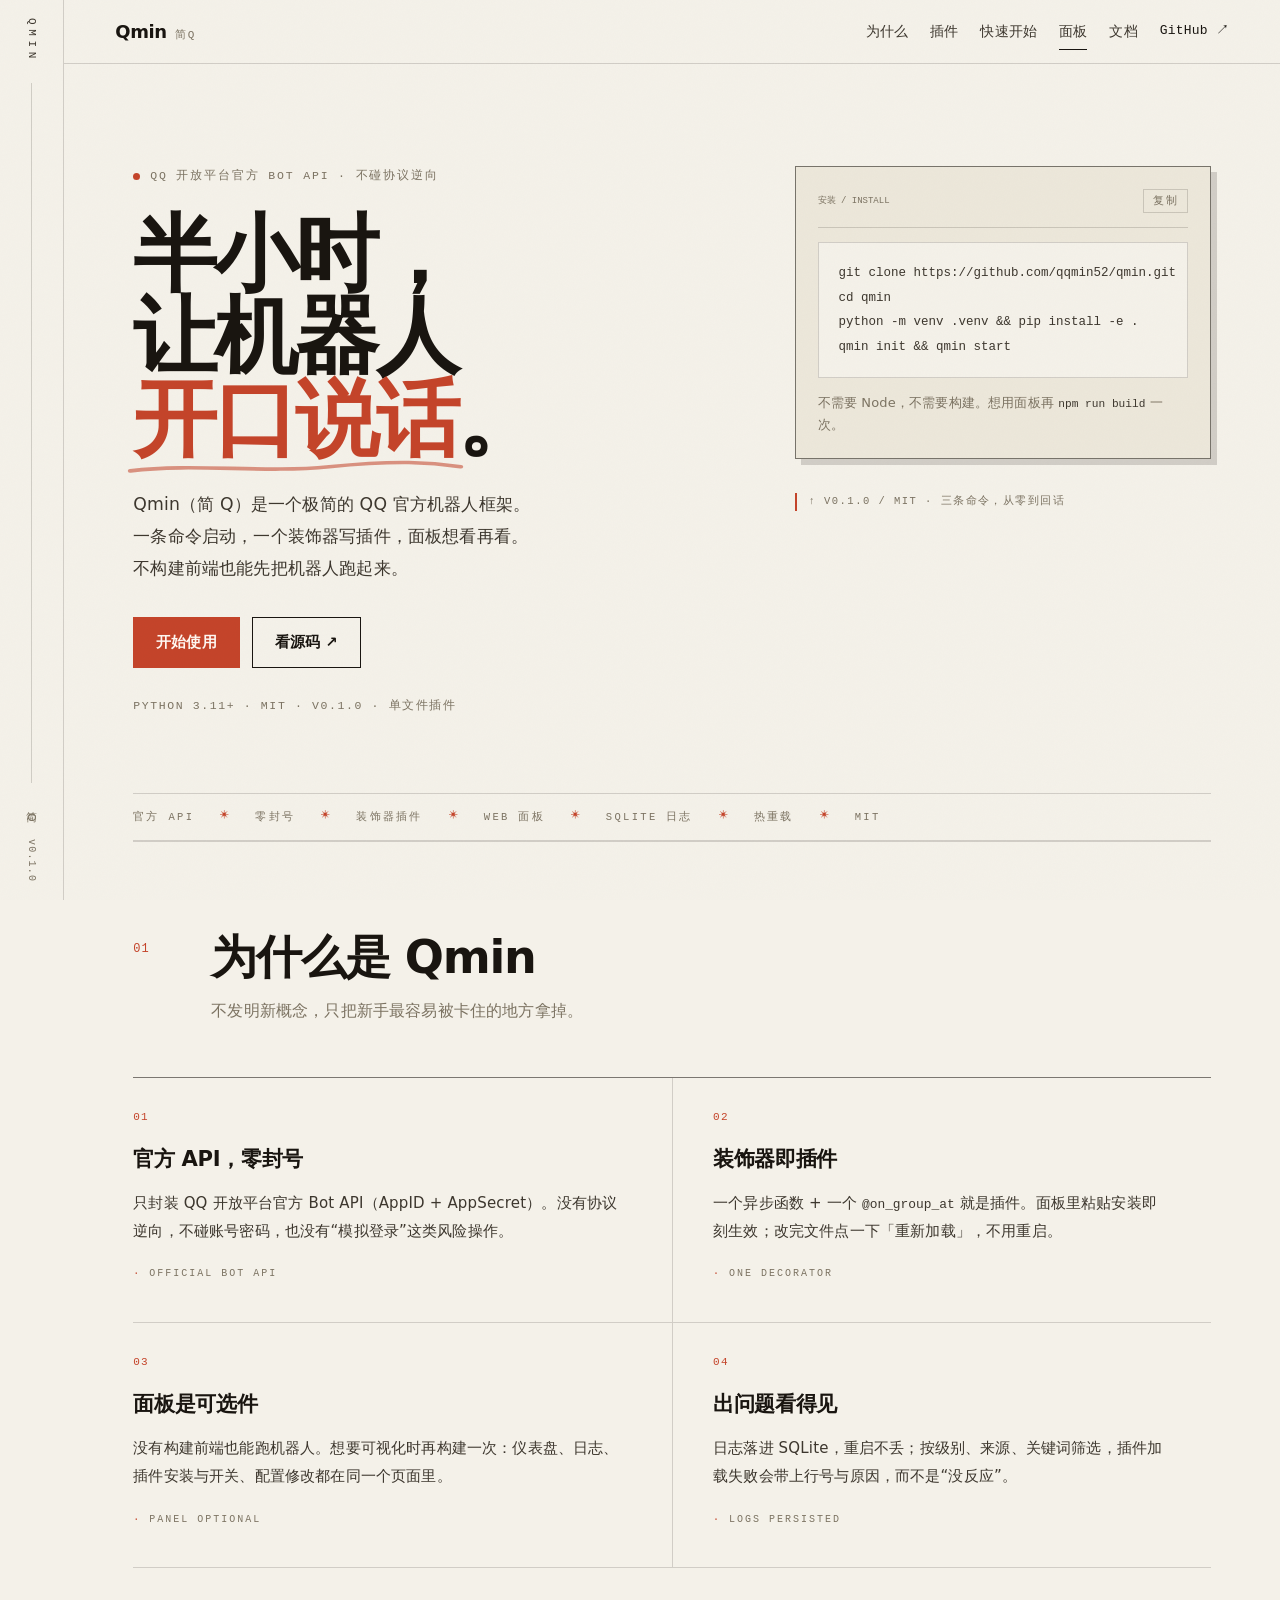
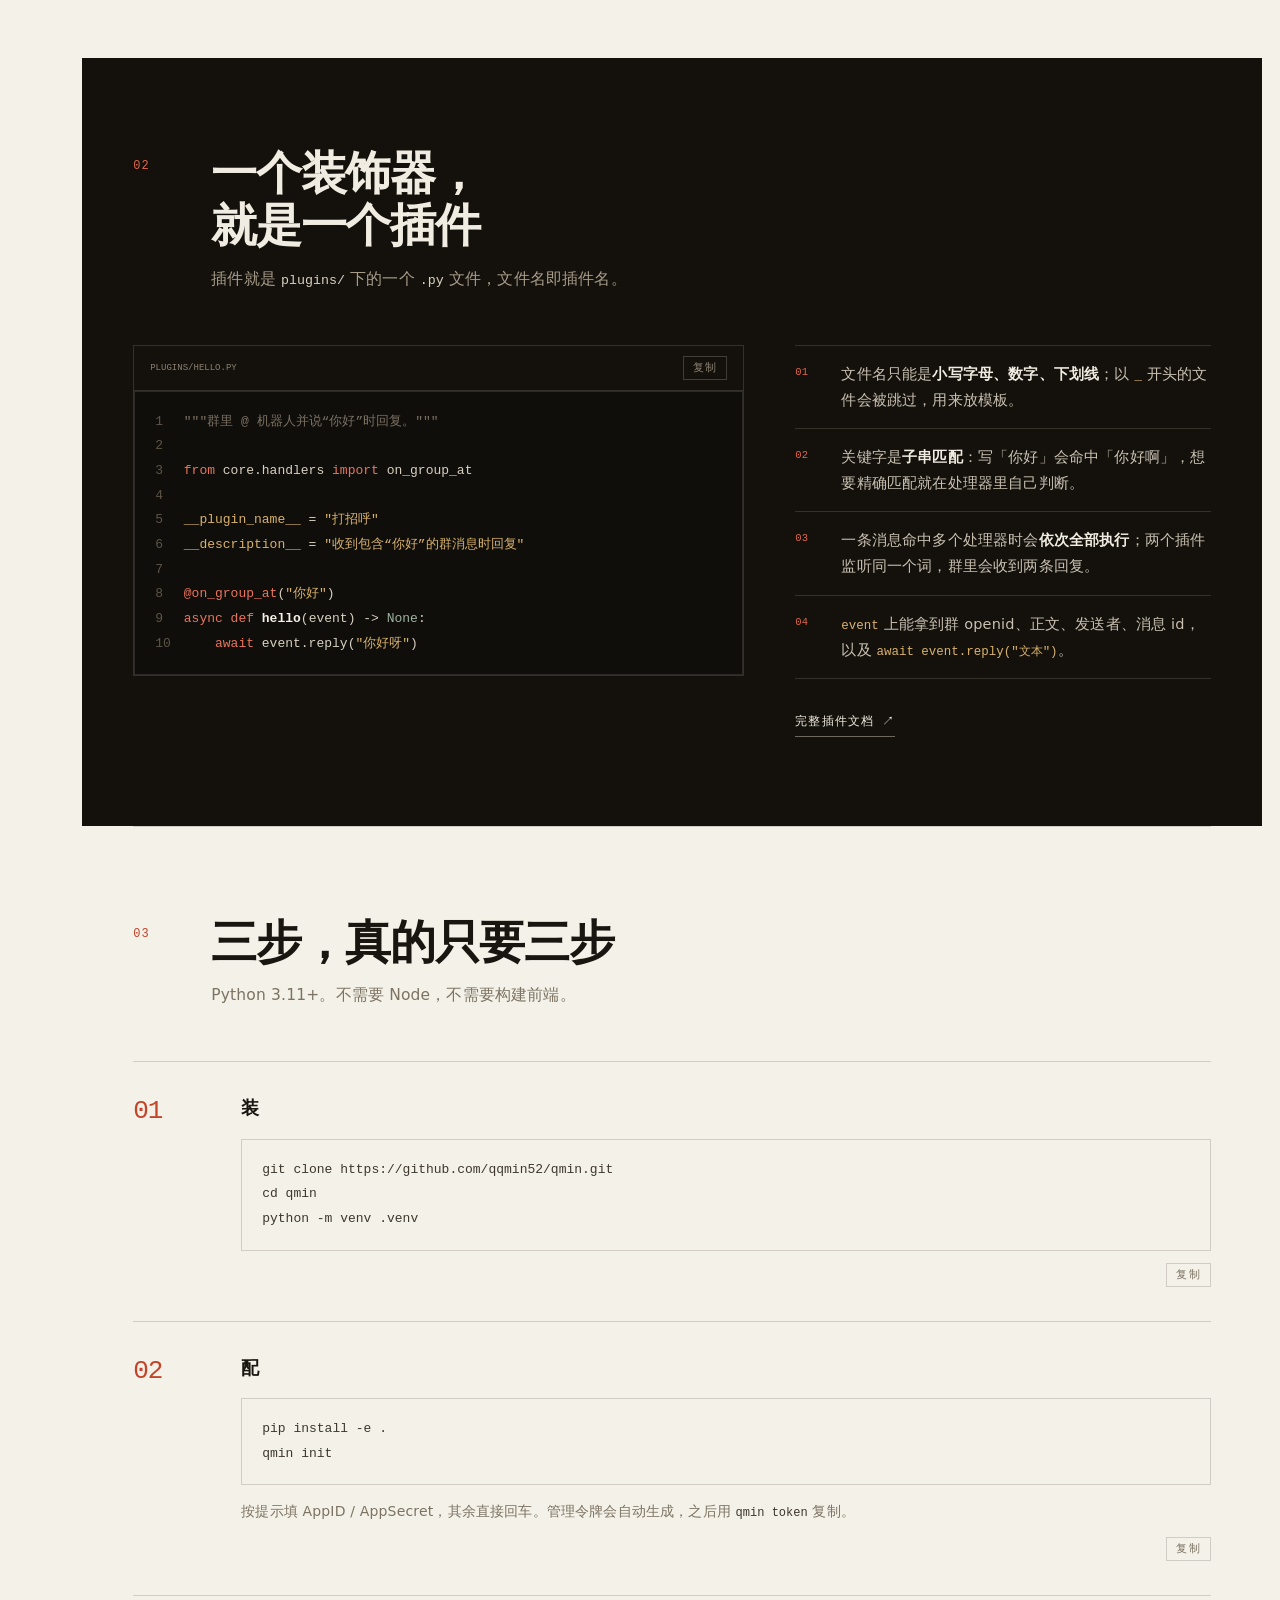
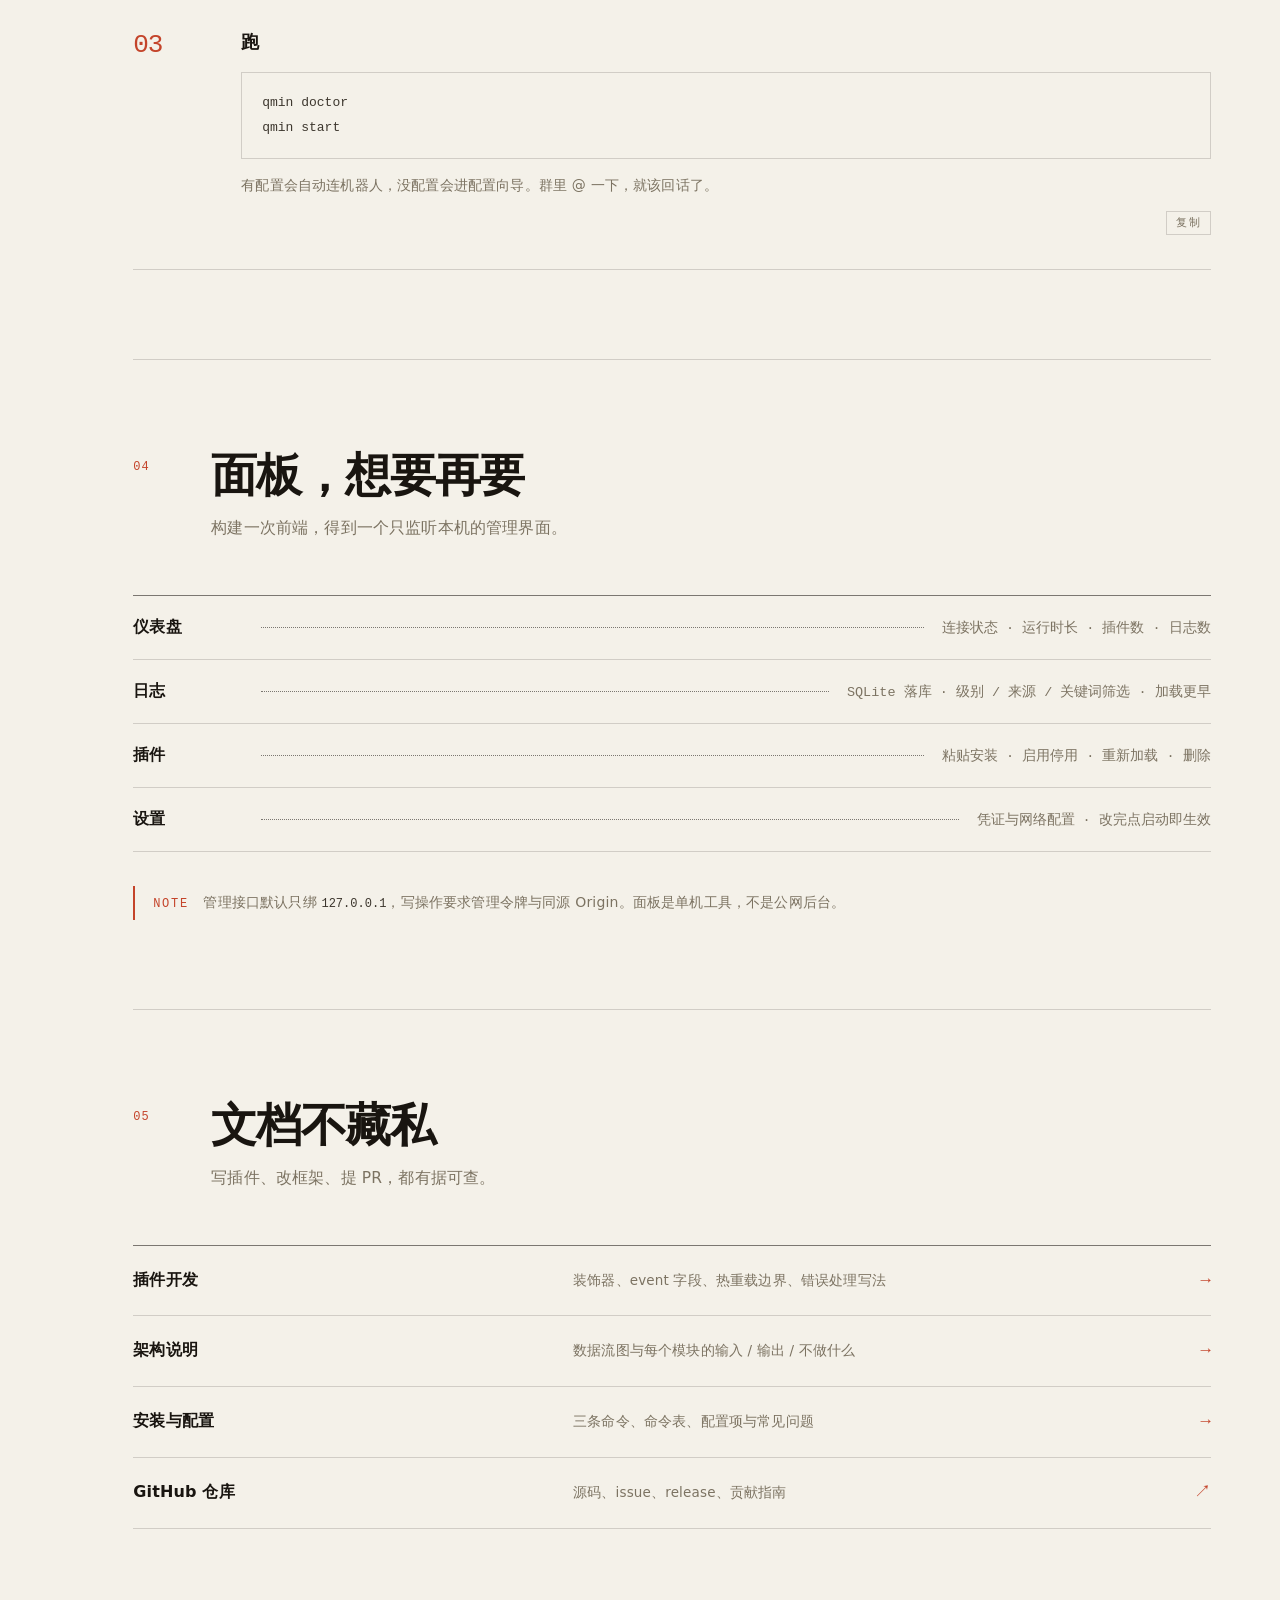
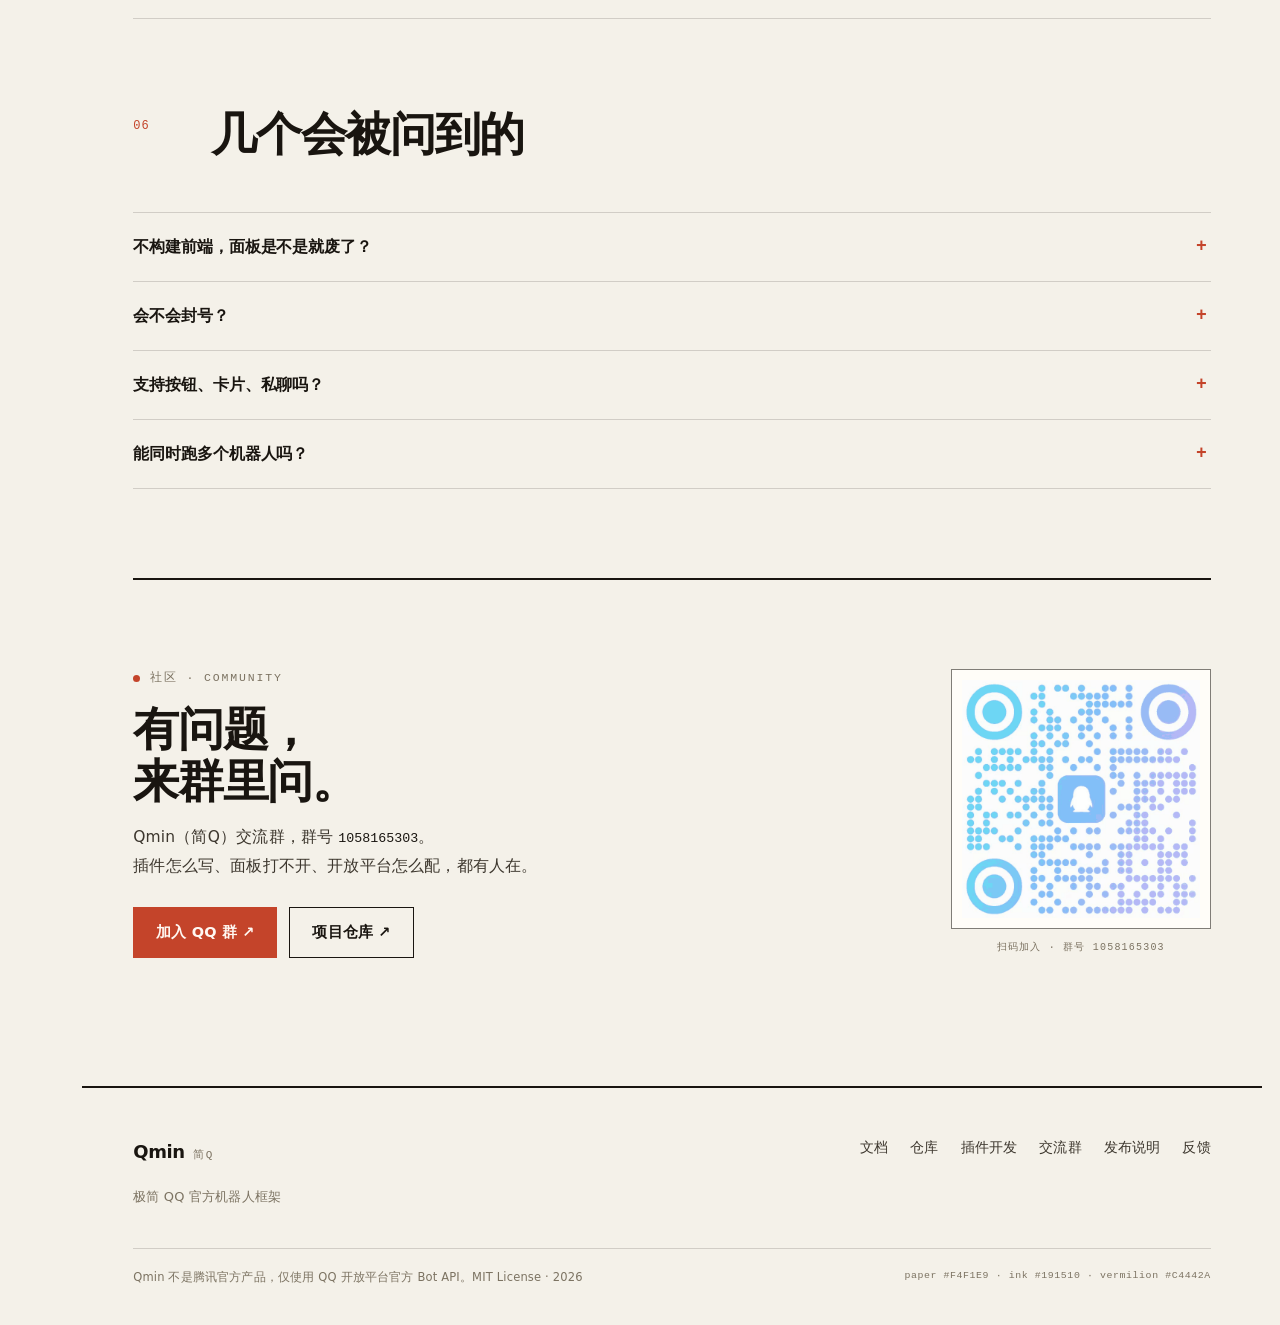
<file: index.html>
<!doctype html>
<html lang="zh-CN">
<head>
<meta charset="utf-8">
<meta name="viewport" content="width=device-width, initial-scale=1">
<title>Qmin 简Q — 半小时跑通 QQ 官方机器人</title>
<meta name="description" content="Qmin（简Q）是极简的 QQ 官方机器人框架：只调官方 Bot API，一条命令启动，一个装饰器写插件，自带可选 Web 面板。">
<meta name="theme-color" content="#F4F1E9">
<link rel="canonical" href="https://yf9d.com/">
<link rel="icon" href="assets/favicon.svg" type="image/svg+xml">
<link rel="stylesheet" href="assets/style.css">
<meta property="og:type" content="website">
<meta property="og:url" content="https://yf9d.com/">
<meta property="og:title" content="Qmin 简Q — 半小时跑通 QQ 官方机器人">
<meta property="og:description" content="只调官方 Bot API，一条命令启动，一个装饰器写插件，自带可选 Web 面板。">
<meta name="twitter:card" content="summary">
</head>
<body>
<a class="skip" href="#main">跳到正文</a>

<div class="rail" aria-hidden="true">
  <span class="rail__mark">QMIN</span>
  <span class="rail__rule"></span>
  <span class="rail__cn">简 Q</span>
  <span class="rail__ver">v0.1.0</span>
</div>

<header class="top">
  <a class="brand" href="#top">
    <span class="brand__name">Qmin</span>
    <span class="brand__cn">简Q</span>
  </a>
  <nav class="nav" aria-label="主导航">
    <a href="#why">为什么</a>
    <a href="#plugin">插件</a>
    <a href="#start">快速开始</a>
    <a href="#panel">面板</a>
    <a href="docs/index.html">文档</a>
    <a class="nav__gh" href="https://github.com/qqmin52/qmin" target="_blank" rel="noopener">GitHub <span aria-hidden="true">↗</span></a>
  </nav>
</header>

<main id="main">

  <!-- ────────────────────────────── HERO ────────────────────────────── -->
  <section class="hero" id="top">
    <div class="hero__text">
      <p class="eyebrow"><span class="dot" aria-hidden="true"></span>QQ 开放平台官方 Bot API · 不碰协议逆向</p>
      <h1>半小时，<br>让机器人<br><em>开口说话</em>。</h1>
      <p class="lede">
        Qmin（简 Q）是一个极简的 QQ 官方机器人框架。<br>
        一条命令启动，一个装饰器写插件，面板想看再看。<br>
        不构建前端也能先把机器人跑起来。
      </p>
      <div class="hero__actions">
        <a class="btn btn--primary" href="#start">开始使用</a>
        <a class="btn" href="https://github.com/qqmin52/qmin" target="_blank" rel="noopener">看源码 ↗</a>
      </div>
      <p class="meta mono">python 3.11+ · mit · v0.1.0 · 单文件插件</p>
    </div>

    <div class="hero__aside">
      <aside class="card" aria-label="安装命令">
      <div class="card__head">
        <span class="mono">安装 / install</span>
        <button class="copy" type="button" data-copy-target="install">复制</button>
      </div>
      <pre class="code code--sm" id="install"><code>git clone https://github.com/qqmin52/qmin.git
cd qmin
python -m venv .venv &amp;&amp; pip install -e .
qmin init &amp;&amp; qmin start</code></pre>
      <p class="card__note">不需要 Node，不需要构建。想用面板再 <code>npm run build</code> 一次。</p>
      </aside>
      <p class="card__caption mono">↑ v0.1.0 / MIT · 三条命令，从零到回话</p>
    </div>
  </section>

  <div class="ticker" aria-hidden="true">
    <span>官方 API</span><span>零封号</span><span>装饰器插件</span><span>Web 面板</span>
    <span>SQLite 日志</span><span>热重载</span><span>MIT</span>
  </div>

  <!-- ────────────────────────────── 01 WHY ────────────────────────────── -->
  <section class="sec" id="why">
    <header class="sec__head">
      <span class="sec__no mono">01</span>
      <div>
        <h2>为什么是 Qmin</h2>
        <p class="sec__sub">不发明新概念，只把新手最容易被卡住的地方拿掉。</p>
      </div>
    </header>

    <div class="grid grid--2">
      <article class="item">
        <span class="item__no mono">01</span>
        <h3>官方 API，零封号</h3>
        <p>只封装 QQ 开放平台官方 Bot API（AppID + AppSecret）。没有协议逆向，不碰账号密码，也没有“模拟登录”这类风险操作。</p>
        <p class="tag mono">official bot api</p>
      </article>

      <article class="item">
        <span class="item__no mono">02</span>
        <h3>装饰器即插件</h3>
        <p>一个异步函数 + 一个 <code>@on_group_at</code> 就是插件。面板里粘贴安装即刻生效；改完文件点一下「重新加载」，不用重启。</p>
        <p class="tag mono">one decorator</p>
      </article>

      <article class="item">
        <span class="item__no mono">03</span>
        <h3>面板是可选件</h3>
        <p>没有构建前端也能跑机器人。想要可视化时再构建一次：仪表盘、日志、插件安装与开关、配置修改都在同一个页面里。</p>
        <p class="tag mono">panel optional</p>
      </article>

      <article class="item">
        <span class="item__no mono">04</span>
        <h3>出问题看得见</h3>
        <p>日志落进 SQLite，重启不丢；按级别、来源、关键词筛选，插件加载失败会带上行号与原因，而不是“没反应”。</p>
        <p class="tag mono">logs persisted</p>
      </article>
    </div>
  </section>

  <!-- ────────────────────────────── 02 PLUGIN ────────────────────────────── -->
  <section class="sec sec--ink" id="plugin">
    <header class="sec__head">
      <span class="sec__no mono">02</span>
      <div>
        <h2>一个装饰器，<br>就是一个插件</h2>
        <p class="sec__sub">插件就是 <code>plugins/</code> 下的一个 <code>.py</code> 文件，文件名即插件名。</p>
      </div>
    </header>

    <div class="split">
      <div class="specimen">
        <div class="specimen__bar">
          <span class="mono">plugins/hello.py</span>
          <button class="copy copy--ink" type="button" data-copy-target="plugin">复制</button>
        </div>
        <pre class="code code--ink" id="plugin"><code><span class="ln">1</span><span class="cm">"""群里 @ 机器人并说“你好”时回复。"""</span>
<span class="ln">2</span>
<span class="ln">3</span><span class="kw">from</span> core.handlers <span class="kw">import</span> on_group_at
<span class="ln">4</span>
<span class="ln">5</span><span class="st">__plugin_name__</span> = <span class="st">"打招呼"</span>
<span class="ln">6</span><span class="st">__description__</span> = <span class="st">"收到包含“你好”的群消息时回复"</span>
<span class="ln">7</span>
<span class="ln">8</span><span class="kw">@on_group_at</span>(<span class="st">"你好"</span>)
<span class="ln">9</span><span class="kw">async def</span> <span class="fn">hello</span>(event) -&gt; <span class="ty">None</span>:
<span class="ln">10</span>    <span class="kw">await</span> event.reply(<span class="st">"你好呀"</span>)</code></pre>
      </div>

      <div class="notes">
        <ol>
          <li><span class="mono">01</span> 文件名只能是<strong>小写字母、数字、下划线</strong>；以 <code>_</code> 开头的文件会被跳过，用来放模板。</li>
          <li><span class="mono">02</span> 关键字是<strong>子串匹配</strong>：写「你好」会命中「你好啊」，想要精确匹配就在处理器里自己判断。</li>
          <li><span class="mono">03</span> 一条消息命中多个处理器时会<strong>依次全部执行</strong>；两个插件监听同一个词，群里会收到两条回复。</li>
          <li><span class="mono">04</span> <code>event</code> 上能拿到群 openid、正文、发送者、消息 id，以及 <code>await event.reply("文本")</code>。</li>
        </ol>
        <a class="textlink" href="https://github.com/qqmin52/qmin/blob/main/docs/PLUGINS.md" target="_blank" rel="noopener">完整插件文档 ↗</a>
      </div>
    </div>
  </section>

  <!-- ────────────────────────────── 03 START ────────────────────────────── -->
  <section class="sec" id="start">
    <header class="sec__head">
      <span class="sec__no mono">03</span>
      <div>
        <h2>三步，真的只要三步</h2>
        <p class="sec__sub">Python 3.11+。不需要 Node，不需要构建前端。</p>
      </div>
    </header>

    <ol class="steps">
      <li class="step">
        <div class="step__no mono">01</div>
        <div class="step__body">
          <h3>装</h3>
          <pre class="code" id="cmd1"><code>git clone https://github.com/qqmin52/qmin.git
cd qmin
python -m venv .venv</code></pre>
          <button class="copy copy--plain" type="button" data-copy-target="cmd1">复制</button>
        </div>
      </li>
      <li class="step">
        <div class="step__no mono">02</div>
        <div class="step__body">
          <h3>配</h3>
          <pre class="code" id="cmd2"><code>pip install -e .
qmin init</code></pre>
          <p class="step__note">按提示填 AppID / AppSecret，其余直接回车。管理令牌会自动生成，之后用 <code>qmin token</code> 复制。</p>
          <button class="copy copy--plain" type="button" data-copy-target="cmd2">复制</button>
        </div>
      </li>
      <li class="step">
        <div class="step__no mono">03</div>
        <div class="step__body">
          <h3>跑</h3>
          <pre class="code" id="cmd3"><code>qmin doctor
qmin start</code></pre>
          <p class="step__note">有配置会自动连机器人，没配置会进配置向导。群里 @ 一下，就该回话了。</p>
          <button class="copy copy--plain" type="button" data-copy-target="cmd3">复制</button>
        </div>
      </li>
    </ol>
  </section>

  <!-- ────────────────────────────── 04 PANEL ────────────────────────────── -->
  <section class="sec" id="panel">
    <header class="sec__head">
      <span class="sec__no mono">04</span>
      <div>
        <h2>面板，想要再要</h2>
        <p class="sec__sub">构建一次前端，得到一个只监听本机的管理界面。</p>
      </div>
    </header>

    <div class="toc">
      <div class="toc__row"><span class="toc__k">仪表盘</span><span class="toc__dots" aria-hidden="true"></span><span class="toc__v">连接状态 · 运行时长 · 插件数 · 日志数</span></div>
      <div class="toc__row"><span class="toc__k">日志</span><span class="toc__dots" aria-hidden="true"></span><span class="toc__v">SQLite 落库 · 级别 / 来源 / 关键词筛选 · 加载更早</span></div>
      <div class="toc__row"><span class="toc__k">插件</span><span class="toc__dots" aria-hidden="true"></span><span class="toc__v">粘贴安装 · 启用停用 · 重新加载 · 删除</span></div>
      <div class="toc__row"><span class="toc__k">设置</span><span class="toc__dots" aria-hidden="true"></span><span class="toc__v">凭证与网络配置 · 改完点启动即生效</span></div>
    </div>

    <p class="aside">
      <span class="mono">note</span>
      管理接口默认只绑 <code>127.0.0.1</code>，写操作要求管理令牌与同源 Origin。面板是单机工具，不是公网后台。
    </p>
  </section>

  <!-- ────────────────────────────── 05 DOCS ────────────────────────────── -->
  <section class="sec" id="docs">
    <header class="sec__head">
      <span class="sec__no mono">05</span>
      <div>
        <h2>文档不藏私</h2>
        <p class="sec__sub">写插件、改框架、提 PR，都有据可查。</p>
      </div>
    </header>

    <ul class="links">
      <li><a href="docs/plugins.html"><span class="links__t">插件开发</span><span class="links__d">装饰器、event 字段、热重载边界、错误处理写法</span><span class="links__a" aria-hidden="true">→</span></a></li>
      <li><a href="docs/architecture.html"><span class="links__t">架构说明</span><span class="links__d">数据流图与每个模块的输入 / 输出 / 不做什么</span><span class="links__a" aria-hidden="true">→</span></a></li>
      <li><a href="docs/index.html"><span class="links__t">安装与配置</span><span class="links__d">三条命令、命令表、配置项与常见问题</span><span class="links__a" aria-hidden="true">→</span></a></li>
      <li><a href="https://github.com/qqmin52/qmin" target="_blank" rel="noopener"><span class="links__t">GitHub 仓库</span><span class="links__d">源码、issue、release、贡献指南</span><span class="links__a" aria-hidden="true">↗</span></a></li>
    </ul>
  </section>

  <!-- ────────────────────────────── FAQ ────────────────────────────── -->
  <section class="sec sec--faq" id="faq">
    <header class="sec__head">
      <span class="sec__no mono">06</span>
      <div><h2>几个会被问到的</h2></div>
    </header>

    <details>
      <summary>不构建前端，面板是不是就废了？</summary>
      <p>机器人不受影响：<code>qmin start</code> 照常连接、收发消息。面板地址会返回一段 JSON 提示，告诉你构建命令。配置可以用 <code>qmin init</code> 在命令行里完成。</p>
    </details>
    <details>
      <summary>会不会封号？</summary>
      <p>Qmin 只调用 QQ 开放平台官方 Bot API，不涉及协议逆向或模拟登录。机器人需要在开放平台创建、审核，并按平台规则使用。</p>
    </details>
    <details>
      <summary>支持按钮、卡片、私聊吗？</summary>
      <p>目前只封装了群 @ 文本消息。按钮 / 卡片（keyboard、ark）、私聊、频道消息还没有对应装饰器，需要直接调用 qq-botpy SDK。</p>
    </details>
    <details>
      <summary>能同时跑多个机器人吗？</summary>
      <p>一个 <code>qmin start</code> 管理一个 AppID 的连接。需要多个就起多个实例、用不同的 <code>.env</code> 与端口。</p>
    </details>
  </section>

  <!-- ────────────────────────────── 加入 ────────────────────────────── -->
  <section class="join" id="join">
    <div class="join__text">
      <p class="eyebrow"><span class="dot" aria-hidden="true"></span>社区 · COMMUNITY</p>
      <h2>有问题，<br>来群里问。</h2>
      <p class="join__lede">
        Qmin（简Q）交流群，群号 <span class="mono">1058165303</span>。<br>
        插件怎么写、面板打不开、开放平台怎么配，都有人在。
      </p>
      <div class="join__actions">
        <a class="btn btn--primary" href="https://qm.qq.com/q/TdRqj1JjSm" target="_blank" rel="noopener">加入 QQ 群 ↗</a>
        <a class="btn" href="https://github.com/qqmin52/qmin" target="_blank" rel="noopener">项目仓库 ↗</a>
      </div>
    </div>
    <figure class="join__qr">
      <picture>
        <source srcset="assets/qq-group.webp" type="image/webp">
        <img src="assets/qq-group.png" alt="Qmin（简Q）交流群二维码，群号 1058165303" width="640" height="640">
      </picture>
      <figcaption class="mono">扫码加入 · 群号 1058165303</figcaption>
    </figure>
  </section>

</main>

<footer class="foot">
  <div class="foot__main">
    <div class="foot__brand">
      <span class="brand__name">Qmin</span>
      <span class="brand__cn">简Q</span>
      <p class="foot__tag">极简 QQ 官方机器人框架</p>
    </div>
    <nav class="foot__nav" aria-label="页脚导航">
      <a href="docs/index.html">文档</a>
      <a href="https://github.com/qqmin52/qmin" target="_blank" rel="noopener">仓库</a>
      <a href="docs/plugins.html">插件开发</a>
      <a href="https://qm.qq.com/q/TdRqj1JjSm" target="_blank" rel="noopener">交流群</a>
      <a href="https://github.com/qqmin52/qmin/blob/main/docs/RELEASE_v0.1.0.md" target="_blank" rel="noopener">发布说明</a>
      <a href="https://github.com/qqmin52/qmin/issues" target="_blank" rel="noopener">反馈</a>
    </nav>
  </div>
  <div class="foot__meta">
    <p>Qmin 不是腾讯官方产品，仅使用 QQ 开放平台官方 Bot API。MIT License · <span id="year">2026</span></p>
    <p class="mono">paper #F4F1E9 · ink #191510 · vermilion #C4442A</p>
  </div>
</footer>

<script src="assets/main.js"></script>
</body>
</html>
</file>
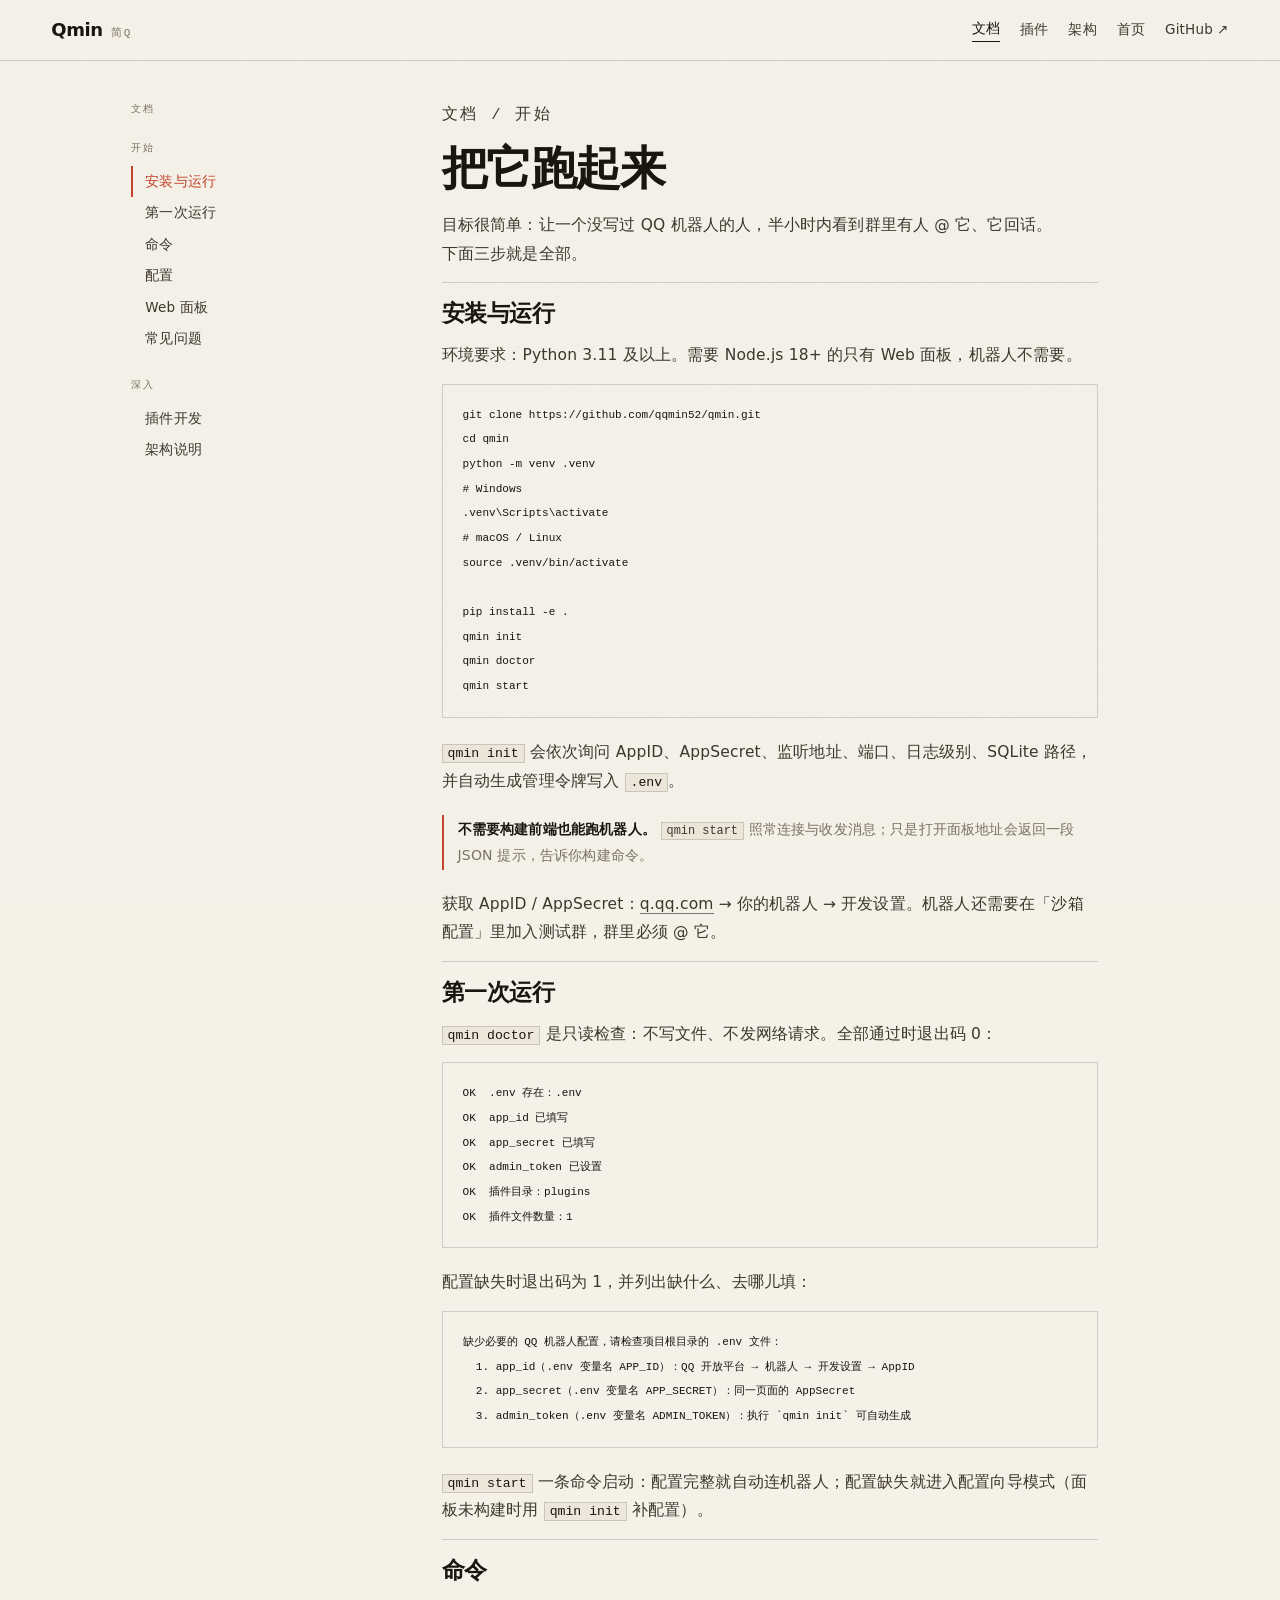
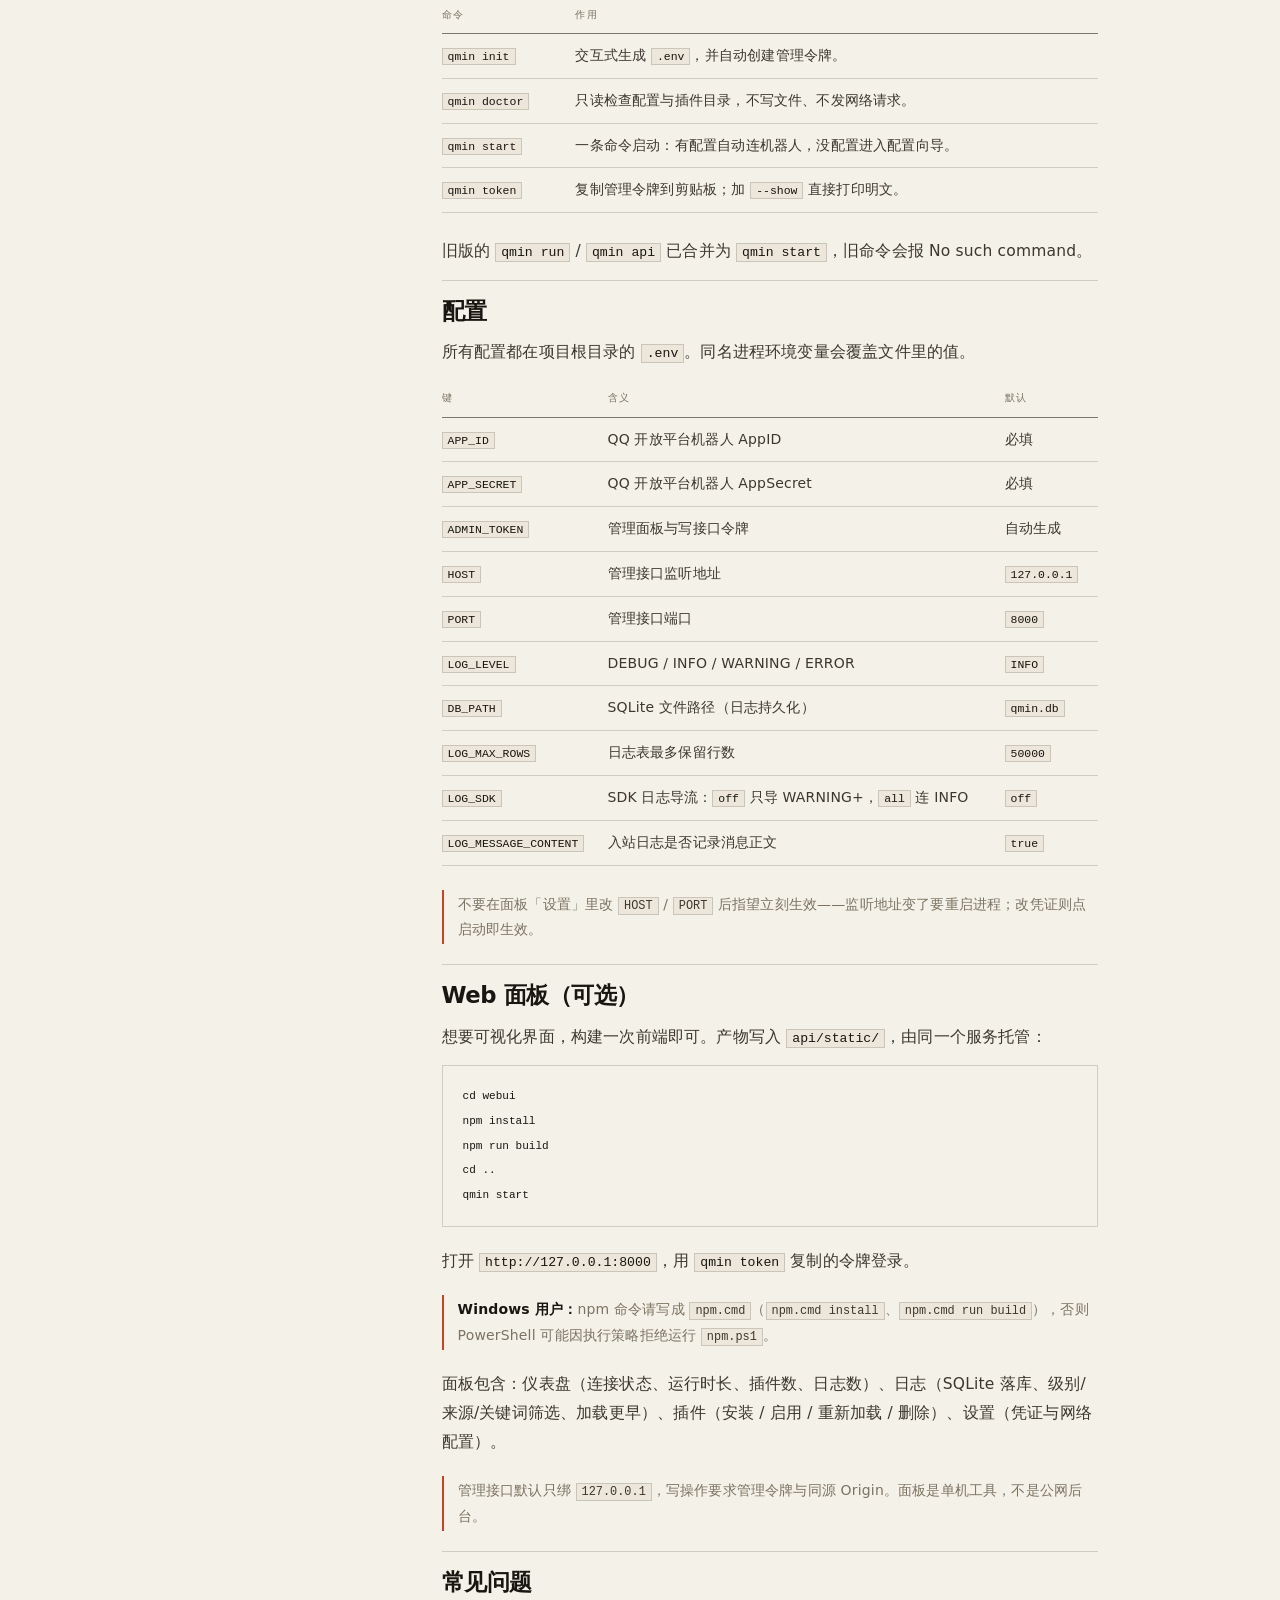
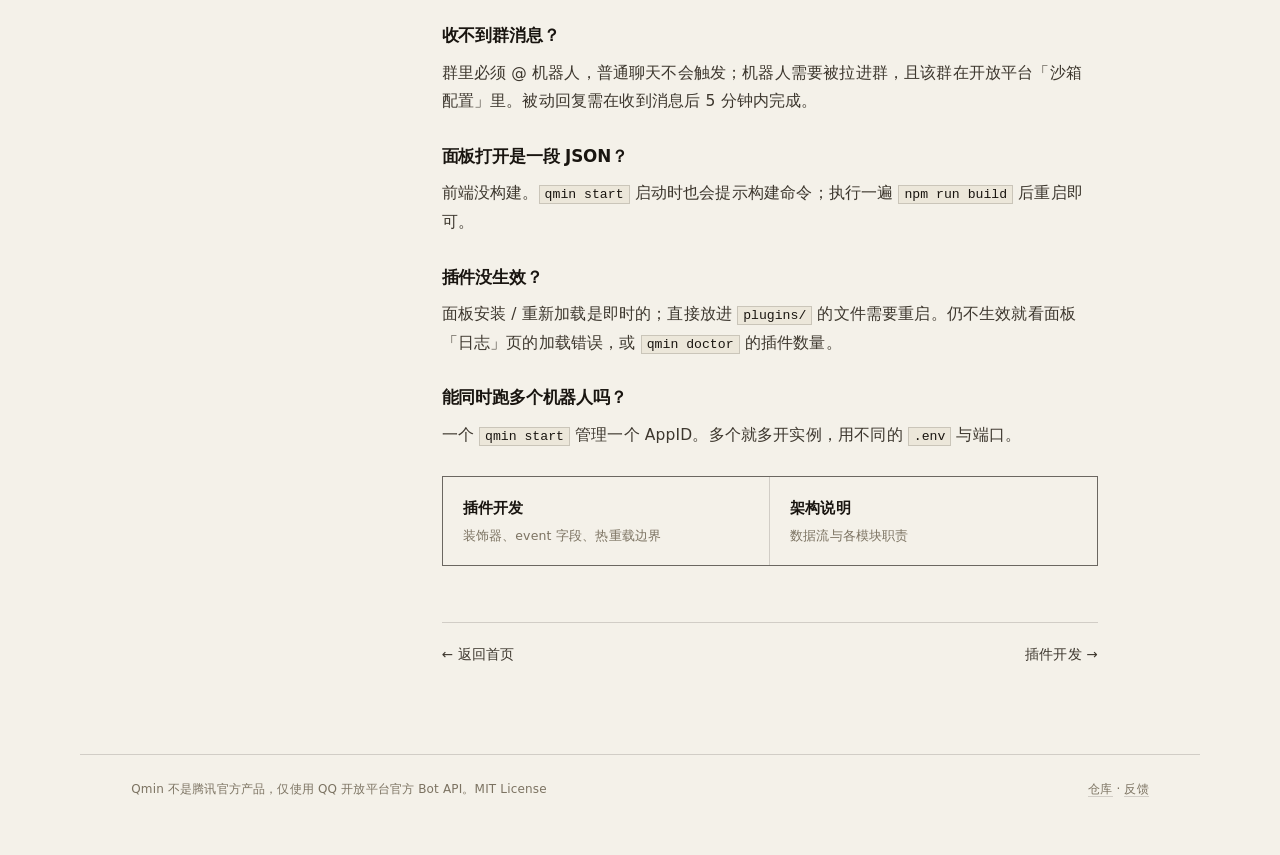
<file: docs/index.html>
<!doctype html>
<html lang="zh-CN">
<head>
<meta charset="utf-8">
<meta name="viewport" content="width=device-width, initial-scale=1">
<title>文档 — Qmin 简Q</title>
<meta name="description" content="Qmin 文档：安装、运行、命令、配置与面板。">
<link rel="canonical" href="https://yf9d.com/docs/">
<link rel="icon" href="../assets/favicon.svg" type="image/svg+xml">
<link rel="stylesheet" href="../assets/style.css">
<link rel="stylesheet" href="../assets/docs.css">
</head>
<body>

<header class="doc-top">
  <a class="brand" href="../index.html"><span class="brand__name">Qmin</span><span class="brand__cn">简Q</span></a>
  <nav class="doc-top__nav" aria-label="文档导航">
    <a class="on" href="index.html">文档</a>
    <a href="plugins.html">插件</a>
    <a href="architecture.html">架构</a>
    <a href="../index.html">首页</a>
    <a href="https://github.com/qqmin52/qmin" target="_blank" rel="noopener">GitHub ↗</a>
  </nav>
</header>

<div class="doc-wrap">
  <aside class="doc-side" aria-label="文档目录">
    <p class="doc-side__label">文档</p>
    <nav>
      <div class="doc-side__group">开始</div>
      <a class="is-current" href="index.html#install">安装与运行</a>
      <a href="index.html#run">第一次运行</a>
      <a href="index.html#cli">命令</a>
      <a href="index.html#config">配置</a>
      <a href="index.html#panel">Web 面板</a>
      <a href="index.html#faq">常见问题</a>
      <div class="doc-side__group">深入</div>
      <a href="plugins.html">插件开发</a>
      <a href="architecture.html">架构说明</a>
    </nav>
  </aside>

  <main class="doc-main">
    <p class="doc-kicker">文档 / 开始</p>
    <h1>把它跑起来</h1>
    <p class="doc-lede">
      目标很简单：让一个没写过 QQ 机器人的人，半小时内看到群里有人 @ 它、它回话。
      下面三步就是全部。
    </p>

    <section id="install">
      <h2>安装与运行</h2>
      <p>环境要求：Python 3.11 及以上。需要 Node.js 18+ 的只有 Web 面板，机器人不需要。</p>

      <pre class="code"><code>git clone https://github.com/qqmin52/qmin.git
cd qmin
python -m venv .venv
# Windows
.venv\Scripts\activate
# macOS / Linux
source .venv/bin/activate

pip install -e .
qmin init
qmin doctor
qmin start</code></pre>

      <p><code>qmin init</code> 会依次询问 AppID、AppSecret、监听地址、端口、日志级别、SQLite 路径，并自动生成管理令牌写入 <code>.env</code>。</p>

      <div class="note">
        <strong>不需要构建前端也能跑机器人。</strong>
        <code>qmin start</code> 照常连接与收发消息；只是打开面板地址会返回一段 JSON 提示，告诉你构建命令。
      </div>

      <p>获取 AppID / AppSecret：<a href="https://q.qq.com" target="_blank" rel="noopener">q.qq.com</a> → 你的机器人 → 开发设置。机器人还需要在「沙箱配置」里加入测试群，群里必须 @ 它。</p>
    </section>

    <section id="run">
      <h2>第一次运行</h2>
      <p><code>qmin doctor</code> 是只读检查：不写文件、不发网络请求。全部通过时退出码 0：</p>
      <pre class="code"><code>OK  .env 存在：.env
OK  app_id 已填写
OK  app_secret 已填写
OK  admin_token 已设置
OK  插件目录：plugins
OK  插件文件数量：1</code></pre>

      <p>配置缺失时退出码为 1，并列出缺什么、去哪儿填：</p>
      <pre class="code"><code>缺少必要的 QQ 机器人配置，请检查项目根目录的 .env 文件：
  1. app_id（.env 变量名 APP_ID）：QQ 开放平台 → 机器人 → 开发设置 → AppID
  2. app_secret（.env 变量名 APP_SECRET）：同一页面的 AppSecret
  3. admin_token（.env 变量名 ADMIN_TOKEN）：执行 `qmin init` 可自动生成</code></pre>

      <p><code>qmin start</code> 一条命令启动：配置完整就自动连机器人；配置缺失就进入配置向导模式（面板未构建时用 <code>qmin init</code> 补配置）。</p>
    </section>

    <section id="cli">
      <h2>命令</h2>
      <table class="doc-table">
        <thead><tr><th>命令</th><th>作用</th></tr></thead>
        <tbody>
          <tr><td><code>qmin init</code></td><td>交互式生成 <code>.env</code>，并自动创建管理令牌。</td></tr>
          <tr><td><code>qmin doctor</code></td><td>只读检查配置与插件目录，不写文件、不发网络请求。</td></tr>
          <tr><td><code>qmin start</code></td><td>一条命令启动：有配置自动连机器人，没配置进入配置向导。</td></tr>
          <tr><td><code>qmin token</code></td><td>复制管理令牌到剪贴板；加 <code>--show</code> 直接打印明文。</td></tr>
        </tbody>
      </table>
      <p>旧版的 <code>qmin run</code> / <code>qmin api</code> 已合并为 <code>qmin start</code>，旧命令会报 No such command。</p>
    </section>

    <section id="config">
      <h2>配置</h2>
      <p>所有配置都在项目根目录的 <code>.env</code>。同名进程环境变量会覆盖文件里的值。</p>
      <table class="doc-table">
        <thead><tr><th>键</th><th>含义</th><th>默认</th></tr></thead>
        <tbody>
          <tr><td><code>APP_ID</code></td><td>QQ 开放平台机器人 AppID</td><td>必填</td></tr>
          <tr><td><code>APP_SECRET</code></td><td>QQ 开放平台机器人 AppSecret</td><td>必填</td></tr>
          <tr><td><code>ADMIN_TOKEN</code></td><td>管理面板与写接口令牌</td><td>自动生成</td></tr>
          <tr><td><code>HOST</code></td><td>管理接口监听地址</td><td><code>127.0.0.1</code></td></tr>
          <tr><td><code>PORT</code></td><td>管理接口端口</td><td><code>8000</code></td></tr>
          <tr><td><code>LOG_LEVEL</code></td><td>DEBUG / INFO / WARNING / ERROR</td><td><code>INFO</code></td></tr>
          <tr><td><code>DB_PATH</code></td><td>SQLite 文件路径（日志持久化）</td><td><code>qmin.db</code></td></tr>
          <tr><td><code>LOG_MAX_ROWS</code></td><td>日志表最多保留行数</td><td><code>50000</code></td></tr>
          <tr><td><code>LOG_SDK</code></td><td>SDK 日志导流：<code>off</code> 只导 WARNING+，<code>all</code> 连 INFO</td><td><code>off</code></td></tr>
          <tr><td><code>LOG_MESSAGE_CONTENT</code></td><td>入站日志是否记录消息正文</td><td><code>true</code></td></tr>
        </tbody>
      </table>
      <div class="note">不要在面板「设置」里改 <code>HOST</code> / <code>PORT</code> 后指望立刻生效——监听地址变了要重启进程；改凭证则点启动即生效。</div>
    </section>

    <section id="panel">
      <h2>Web 面板（可选）</h2>
      <p>想要可视化界面，构建一次前端即可。产物写入 <code>api/static/</code>，由同一个服务托管：</p>
      <pre class="code"><code>cd webui
npm install
npm run build
cd ..
qmin start</code></pre>
      <p>打开 <code>http://127.0.0.1:8000</code>，用 <code>qmin token</code> 复制的令牌登录。</p>
      <div class="note">
        <strong>Windows 用户：</strong>npm 命令请写成 <code>npm.cmd</code>（<code>npm.cmd install</code>、<code>npm.cmd run build</code>），否则 PowerShell 可能因执行策略拒绝运行 <code>npm.ps1</code>。
      </div>
      <p>面板包含：仪表盘（连接状态、运行时长、插件数、日志数）、日志（SQLite 落库、级别/来源/关键词筛选、加载更早）、插件（安装 / 启用 / 重新加载 / 删除）、设置（凭证与网络配置）。</p>
      <div class="note">管理接口默认只绑 <code>127.0.0.1</code>，写操作要求管理令牌与同源 Origin。面板是单机工具，不是公网后台。</div>
    </section>

    <section id="faq">
      <h2>常见问题</h2>
      <h3>收不到群消息？</h3>
      <p>群里必须 @ 机器人，普通聊天不会触发；机器人需要被拉进群，且该群在开放平台「沙箱配置」里。被动回复需在收到消息后 5 分钟内完成。</p>

      <h3>面板打开是一段 JSON？</h3>
      <p>前端没构建。<code>qmin start</code> 启动时也会提示构建命令；执行一遍 <code>npm run build</code> 后重启即可。</p>

      <h3>插件没生效？</h3>
      <p>面板安装 / 重新加载是即时的；直接放进 <code>plugins/</code> 的文件需要重启。仍不生效就看面板「日志」页的加载错误，或 <code>qmin doctor</code> 的插件数量。</p>

      <h3>能同时跑多个机器人吗？</h3>
      <p>一个 <code>qmin start</code> 管理一个 AppID。多个就多开实例，用不同的 <code>.env</code> 与端口。</p>
    </section>

    <div class="doc-cards">
      <a href="plugins.html"><span>插件开发</span><em>装饰器、event 字段、热重载边界</em></a>
      <a href="architecture.html"><span>架构说明</span><em>数据流与各模块职责</em></a>
    </div>

    <nav class="doc-pager">
      <a href="../index.html">← 返回首页</a>
      <a class="next" href="plugins.html">插件开发 →</a>
    </nav>
  </main>
</div>

<footer class="doc-foot">
  <span>Qmin 不是腾讯官方产品，仅使用 QQ 开放平台官方 Bot API。MIT License</span>
  <span><a href="https://github.com/qqmin52/qmin" target="_blank" rel="noopener">仓库</a> · <a href="https://github.com/qqmin52/qmin/issues" target="_blank" rel="noopener">反馈</a></span>
</footer>

</body>
</html>
</file>
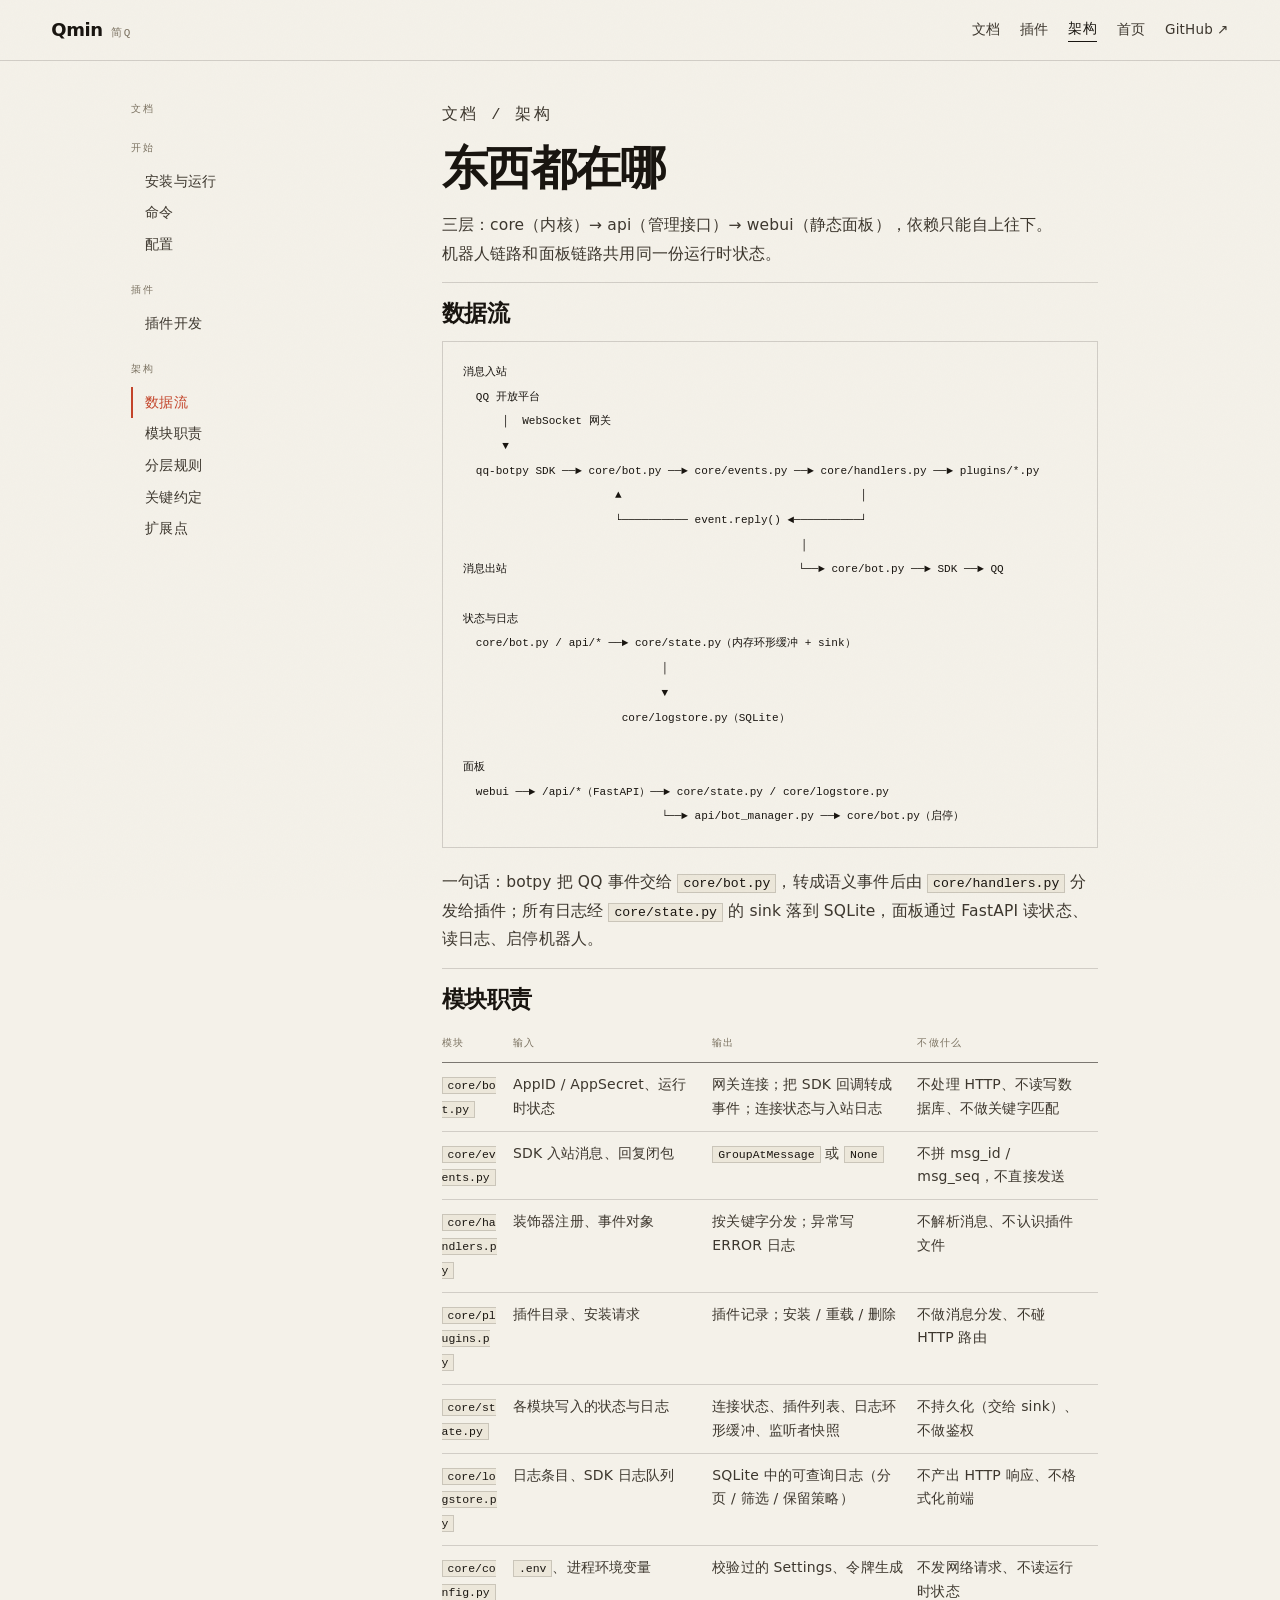
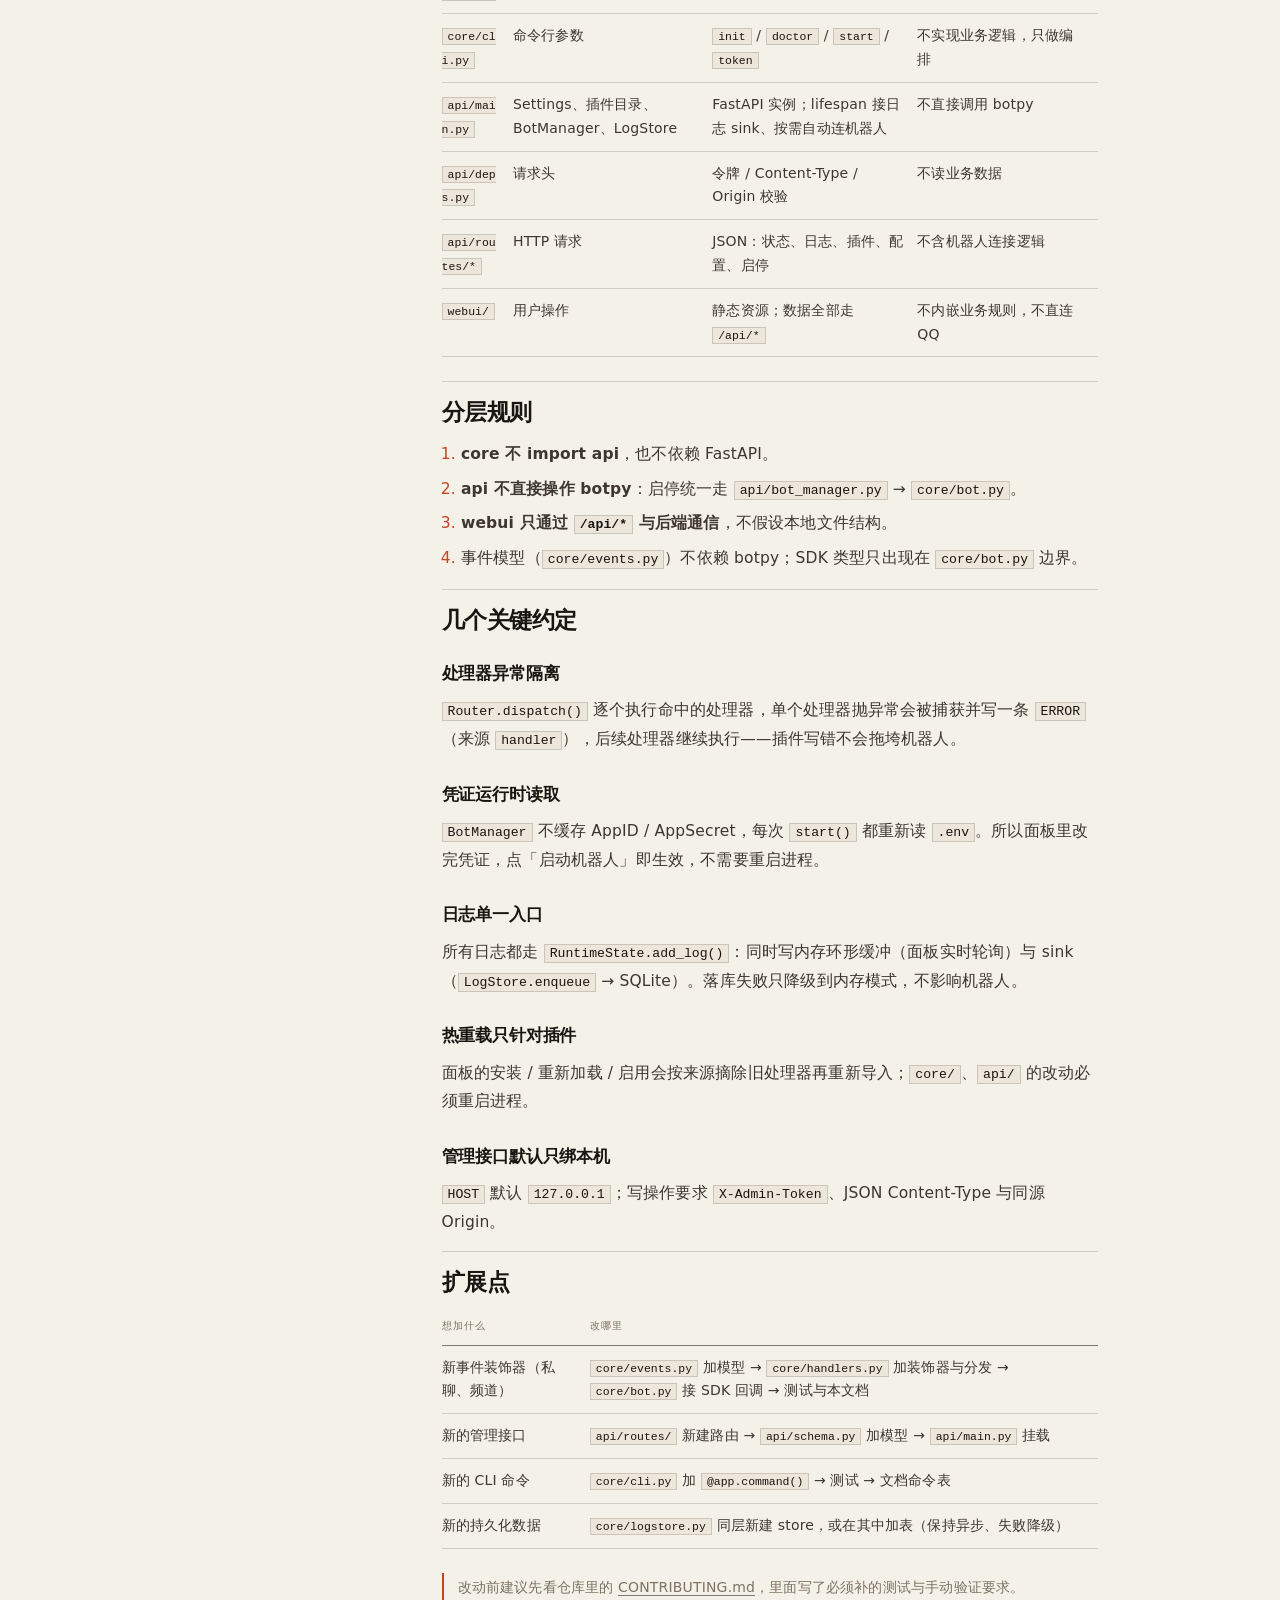
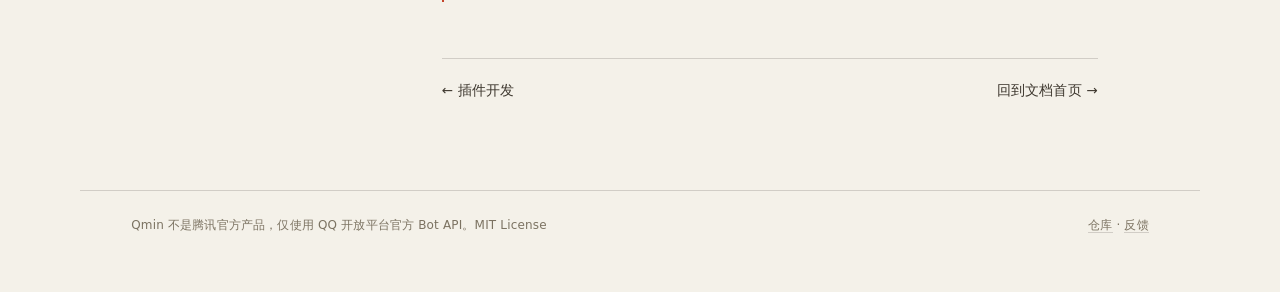
<file: docs/architecture.html>
<!doctype html>
<html lang="zh-CN">
<head>
<meta charset="utf-8">
<meta name="viewport" content="width=device-width, initial-scale=1">
<title>架构说明 — Qmin 文档</title>
<meta name="description" content="Qmin 架构：消息链路、面板链路、各模块输入输出与分层规则。">
<link rel="canonical" href="https://yf9d.com/docs/architecture.html">
<link rel="icon" href="../assets/favicon.svg" type="image/svg+xml">
<link rel="stylesheet" href="../assets/style.css">
<link rel="stylesheet" href="../assets/docs.css">
</head>
<body>

<header class="doc-top">
  <a class="brand" href="../index.html"><span class="brand__name">Qmin</span><span class="brand__cn">简Q</span></a>
  <nav class="doc-top__nav" aria-label="文档导航">
    <a href="index.html">文档</a>
    <a href="plugins.html">插件</a>
    <a class="on" href="architecture.html">架构</a>
    <a href="../index.html">首页</a>
    <a href="https://github.com/qqmin52/qmin" target="_blank" rel="noopener">GitHub ↗</a>
  </nav>
</header>

<div class="doc-wrap">
  <aside class="doc-side" aria-label="文档目录">
    <p class="doc-side__label">文档</p>
    <nav>
      <div class="doc-side__group">开始</div>
      <a href="index.html">安装与运行</a>
      <a href="index.html#cli">命令</a>
      <a href="index.html#config">配置</a>
      <div class="doc-side__group">插件</div>
      <a href="plugins.html">插件开发</a>
      <div class="doc-side__group">架构</div>
      <a class="is-current" href="architecture.html#flow">数据流</a>
      <a href="architecture.html#modules">模块职责</a>
      <a href="architecture.html#layers">分层规则</a>
      <a href="architecture.html#rules">关键约定</a>
      <a href="architecture.html#extend">扩展点</a>
    </nav>
  </aside>

  <main class="doc-main">
    <p class="doc-kicker">文档 / 架构</p>
    <h1>东西都在哪</h1>
    <p class="doc-lede">
      三层：core（内核）→ api（管理接口）→ webui（静态面板），依赖只能自上往下。
      机器人链路和面板链路共用同一份运行时状态。
    </p>

    <section id="flow">
      <h2>数据流</h2>
      <pre class="code"><code>消息入站
  QQ 开放平台
      │  WebSocket 网关
      ▼
  qq-botpy SDK ──► core/bot.py ──► core/events.py ──► core/handlers.py ──► plugins/*.py
                       ▲                                    │
                       └────────── event.reply() ◄──────────┘
                                                   │
消息出站                                            └──► core/bot.py ──► SDK ──► QQ

状态与日志
  core/bot.py / api/* ──► core/state.py（内存环形缓冲 + sink）
                              │
                              ▼
                        core/logstore.py（SQLite）

面板
  webui ──► /api/*（FastAPI）──► core/state.py / core/logstore.py
                              └──► api/bot_manager.py ──► core/bot.py（启停）</code></pre>
      <p>一句话：botpy 把 QQ 事件交给 <code>core/bot.py</code>，转成语义事件后由 <code>core/handlers.py</code> 分发给插件；所有日志经 <code>core/state.py</code> 的 sink 落到 SQLite，面板通过 FastAPI 读状态、读日志、启停机器人。</p>
    </section>

    <section id="modules">
      <h2>模块职责</h2>
      <table class="doc-table">
        <thead><tr><th>模块</th><th>输入</th><th>输出</th><th>不做什么</th></tr></thead>
        <tbody>
          <tr><td><code>core/bot.py</code></td><td>AppID / AppSecret、运行时状态</td><td>网关连接；把 SDK 回调转成事件；连接状态与入站日志</td><td>不处理 HTTP、不读写数据库、不做关键字匹配</td></tr>
          <tr><td><code>core/events.py</code></td><td>SDK 入站消息、回复闭包</td><td><code>GroupAtMessage</code> 或 <code>None</code></td><td>不拼 msg_id / msg_seq，不直接发送</td></tr>
          <tr><td><code>core/handlers.py</code></td><td>装饰器注册、事件对象</td><td>按关键字分发；异常写 ERROR 日志</td><td>不解析消息、不认识插件文件</td></tr>
          <tr><td><code>core/plugins.py</code></td><td>插件目录、安装请求</td><td>插件记录；安装 / 重载 / 删除</td><td>不做消息分发、不碰 HTTP 路由</td></tr>
          <tr><td><code>core/state.py</code></td><td>各模块写入的状态与日志</td><td>连接状态、插件列表、日志环形缓冲、监听者快照</td><td>不持久化（交给 sink）、不做鉴权</td></tr>
          <tr><td><code>core/logstore.py</code></td><td>日志条目、SDK 日志队列</td><td>SQLite 中的可查询日志（分页 / 筛选 / 保留策略）</td><td>不产出 HTTP 响应、不格式化前端</td></tr>
          <tr><td><code>core/config.py</code></td><td><code>.env</code>、进程环境变量</td><td>校验过的 Settings、令牌生成</td><td>不发网络请求、不读运行时状态</td></tr>
          <tr><td><code>core/cli.py</code></td><td>命令行参数</td><td><code>init</code> / <code>doctor</code> / <code>start</code> / <code>token</code></td><td>不实现业务逻辑，只做编排</td></tr>
          <tr><td><code>api/main.py</code></td><td>Settings、插件目录、BotManager、LogStore</td><td>FastAPI 实例；lifespan 接日志 sink、按需自动连机器人</td><td>不直接调用 botpy</td></tr>
          <tr><td><code>api/deps.py</code></td><td>请求头</td><td>令牌 / Content-Type / Origin 校验</td><td>不读业务数据</td></tr>
          <tr><td><code>api/routes/*</code></td><td>HTTP 请求</td><td>JSON：状态、日志、插件、配置、启停</td><td>不含机器人连接逻辑</td></tr>
          <tr><td><code>webui/</code></td><td>用户操作</td><td>静态资源；数据全部走 <code>/api/*</code></td><td>不内嵌业务规则，不直连 QQ</td></tr>
        </tbody>
      </table>
    </section>

    <section id="layers">
      <h2>分层规则</h2>
      <ol>
        <li><strong>core 不 import api</strong>，也不依赖 FastAPI。</li>
        <li><strong>api 不直接操作 botpy</strong>：启停统一走 <code>api/bot_manager.py</code> → <code>core/bot.py</code>。</li>
        <li><strong>webui 只通过 <code>/api/*</code> 与后端通信</strong>，不假设本地文件结构。</li>
        <li>事件模型（<code>core/events.py</code>）不依赖 botpy；SDK 类型只出现在 <code>core/bot.py</code> 边界。</li>
      </ol>
    </section>

    <section id="rules">
      <h2>几个关键约定</h2>

      <h3>处理器异常隔离</h3>
      <p><code>Router.dispatch()</code> 逐个执行命中的处理器，单个处理器抛异常会被捕获并写一条 <code>ERROR</code>（来源 <code>handler</code>），后续处理器继续执行——插件写错不会拖垮机器人。</p>

      <h3>凭证运行时读取</h3>
      <p><code>BotManager</code> 不缓存 AppID / AppSecret，每次 <code>start()</code> 都重新读 <code>.env</code>。所以面板里改完凭证，点「启动机器人」即生效，不需要重启进程。</p>

      <h3>日志单一入口</h3>
      <p>所有日志都走 <code>RuntimeState.add_log()</code>：同时写内存环形缓冲（面板实时轮询）与 sink（<code>LogStore.enqueue</code> → SQLite）。落库失败只降级到内存模式，不影响机器人。</p>

      <h3>热重载只针对插件</h3>
      <p>面板的安装 / 重新加载 / 启用会按来源摘除旧处理器再重新导入；<code>core/</code>、<code>api/</code> 的改动必须重启进程。</p>

      <h3>管理接口默认只绑本机</h3>
      <p><code>HOST</code> 默认 <code>127.0.0.1</code>；写操作要求 <code>X-Admin-Token</code>、JSON Content-Type 与同源 Origin。</p>
    </section>

    <section id="extend">
      <h2>扩展点</h2>
      <table class="doc-table">
        <thead><tr><th>想加什么</th><th>改哪里</th></tr></thead>
        <tbody>
          <tr><td>新事件装饰器（私聊、频道）</td><td><code>core/events.py</code> 加模型 → <code>core/handlers.py</code> 加装饰器与分发 → <code>core/bot.py</code> 接 SDK 回调 → 测试与本文档</td></tr>
          <tr><td>新的管理接口</td><td><code>api/routes/</code> 新建路由 → <code>api/schema.py</code> 加模型 → <code>api/main.py</code> 挂载</td></tr>
          <tr><td>新的 CLI 命令</td><td><code>core/cli.py</code> 加 <code>@app.command()</code> → 测试 → 文档命令表</td></tr>
          <tr><td>新的持久化数据</td><td><code>core/logstore.py</code> 同层新建 store，或在其中加表（保持异步、失败降级）</td></tr>
        </tbody>
      </table>
      <div class="note">改动前建议先看仓库里的 <a href="https://github.com/qqmin52/qmin/blob/main/CONTRIBUTING.md" target="_blank" rel="noopener">CONTRIBUTING.md</a>，里面写了必须补的测试与手动验证要求。</div>
    </section>

    <nav class="doc-pager">
      <a href="plugins.html">← 插件开发</a>
      <a class="next" href="index.html">回到文档首页 →</a>
    </nav>
  </main>
</div>

<footer class="doc-foot">
  <span>Qmin 不是腾讯官方产品，仅使用 QQ 开放平台官方 Bot API。MIT License</span>
  <span><a href="https://github.com/qqmin52/qmin" target="_blank" rel="noopener">仓库</a> · <a href="https://github.com/qqmin52/qmin/issues" target="_blank" rel="noopener">反馈</a></span>
</footer>

</body>
</html>
</file>
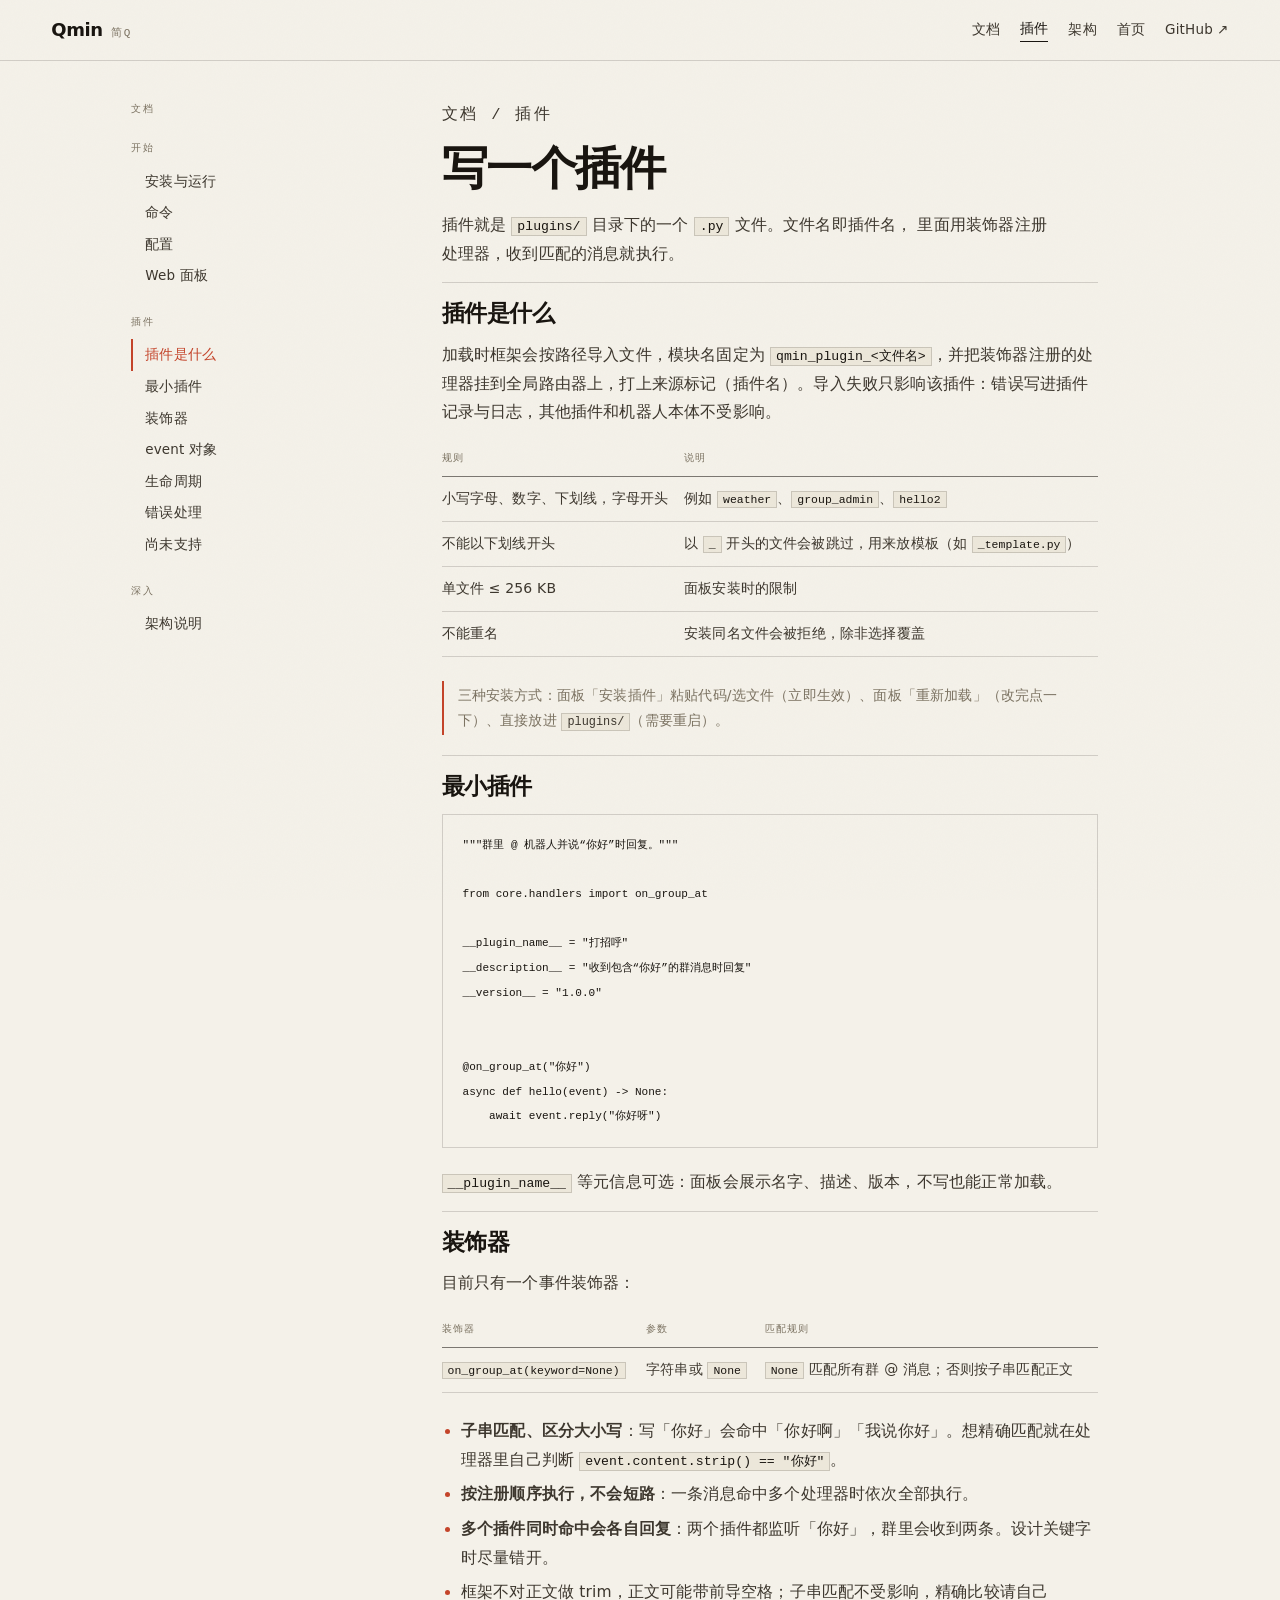
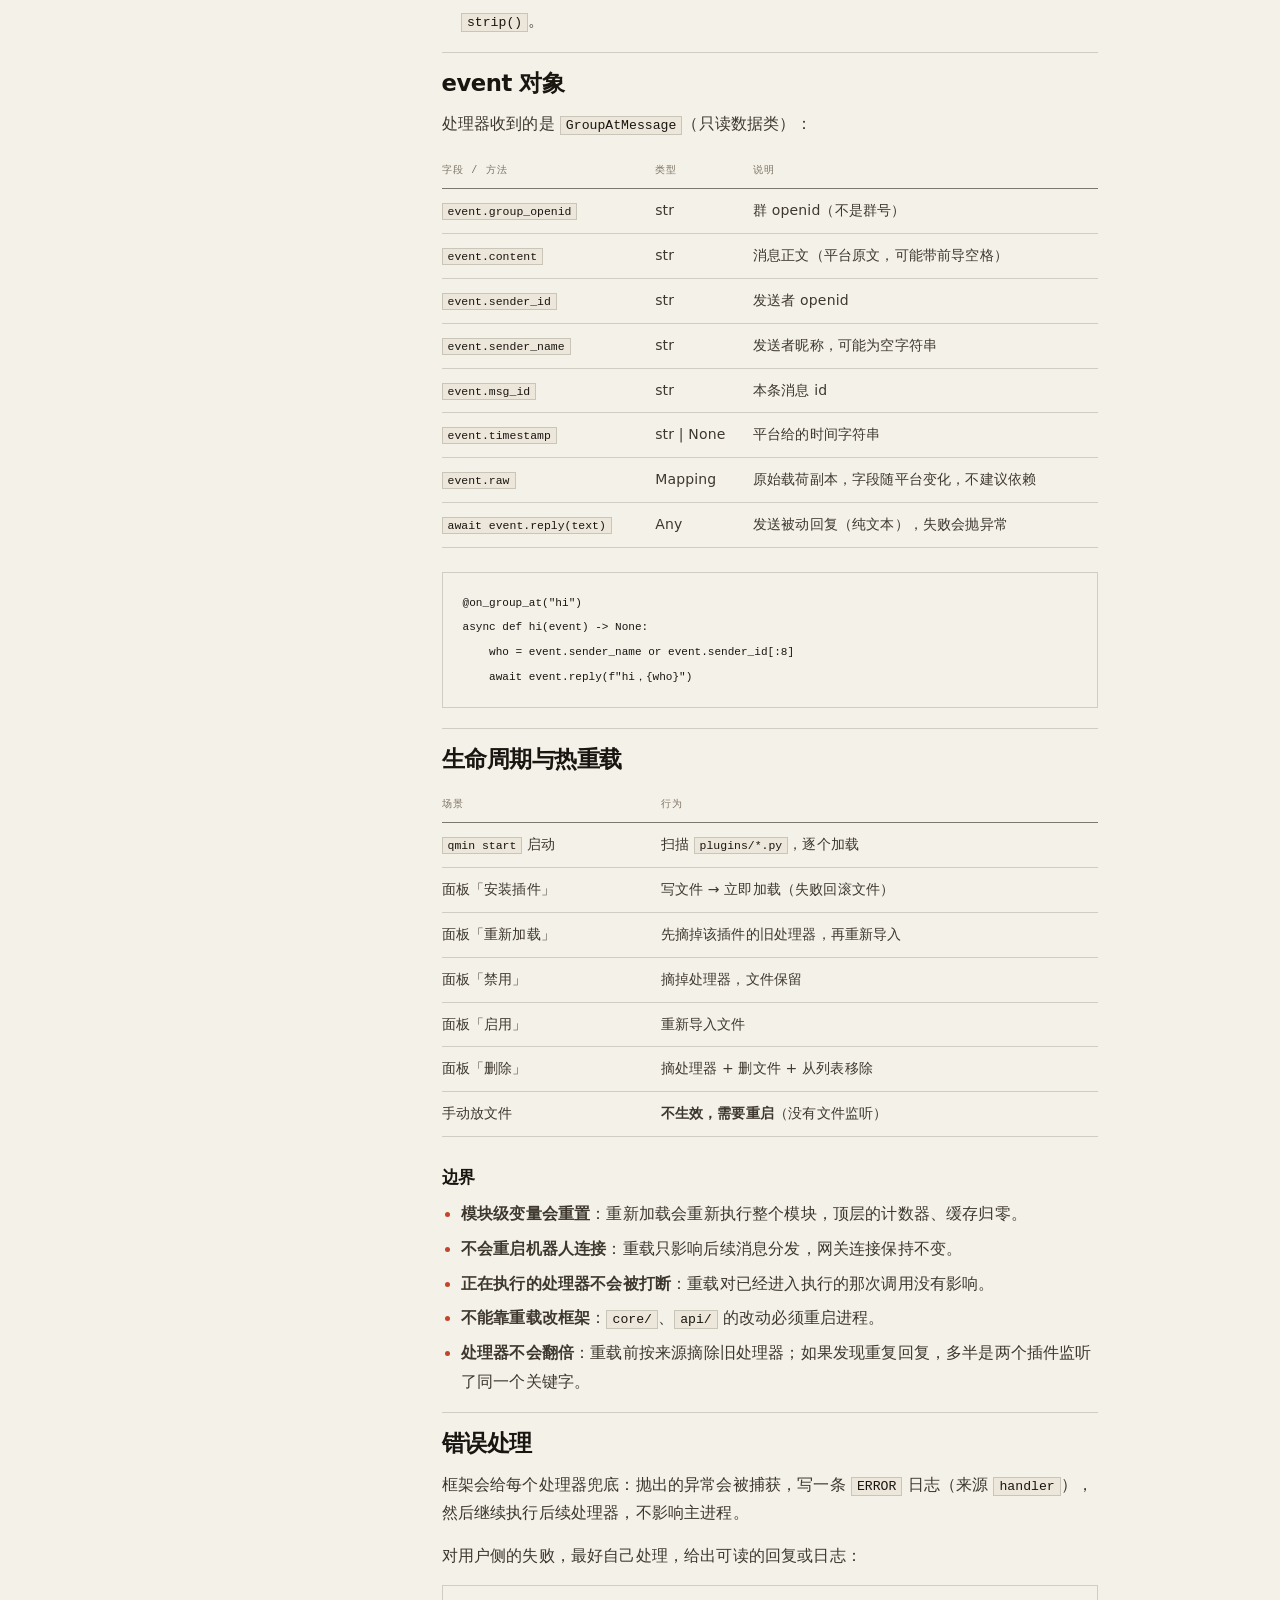
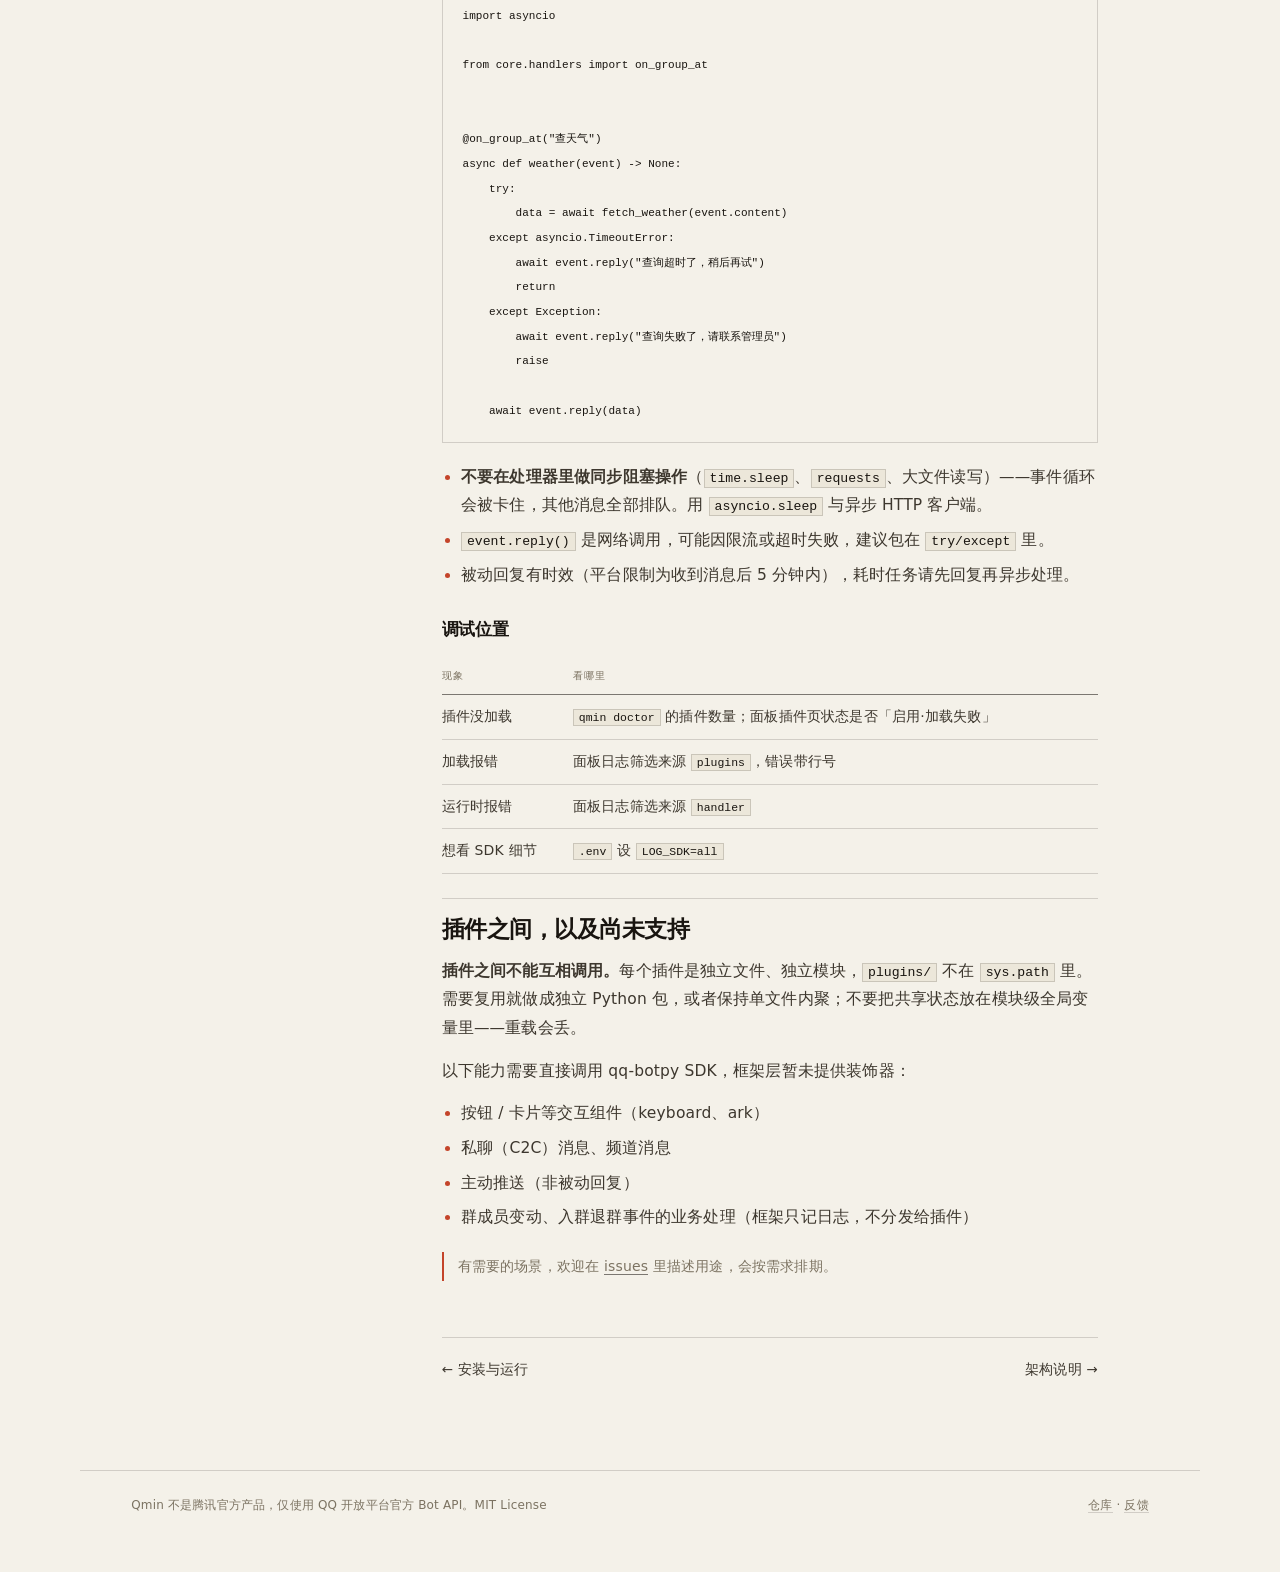
<file: docs/plugins.html>
<!doctype html>
<html lang="zh-CN">
<head>
<meta charset="utf-8">
<meta name="viewport" content="width=device-width, initial-scale=1">
<title>插件开发 — Qmin 文档</title>
<meta name="description" content="Qmin 插件开发：装饰器、event 字段、生命周期与热重载边界、错误处理。">
<link rel="canonical" href="https://yf9d.com/docs/plugins.html">
<link rel="icon" href="../assets/favicon.svg" type="image/svg+xml">
<link rel="stylesheet" href="../assets/style.css">
<link rel="stylesheet" href="../assets/docs.css">
</head>
<body>

<header class="doc-top">
  <a class="brand" href="../index.html"><span class="brand__name">Qmin</span><span class="brand__cn">简Q</span></a>
  <nav class="doc-top__nav" aria-label="文档导航">
    <a href="index.html">文档</a>
    <a class="on" href="plugins.html">插件</a>
    <a href="architecture.html">架构</a>
    <a href="../index.html">首页</a>
    <a href="https://github.com/qqmin52/qmin" target="_blank" rel="noopener">GitHub ↗</a>
  </nav>
</header>

<div class="doc-wrap">
  <aside class="doc-side" aria-label="文档目录">
    <p class="doc-side__label">文档</p>
    <nav>
      <div class="doc-side__group">开始</div>
      <a href="index.html">安装与运行</a>
      <a href="index.html#cli">命令</a>
      <a href="index.html#config">配置</a>
      <a href="index.html#panel">Web 面板</a>
      <div class="doc-side__group">插件</div>
      <a class="is-current" href="plugins.html#what">插件是什么</a>
      <a href="plugins.html#minimal">最小插件</a>
      <a href="plugins.html#decorator">装饰器</a>
      <a href="plugins.html#event">event 对象</a>
      <a href="plugins.html#lifecycle">生命周期</a>
      <a href="plugins.html#errors">错误处理</a>
      <a href="plugins.html#limits">尚未支持</a>
      <div class="doc-side__group">深入</div>
      <a href="architecture.html">架构说明</a>
    </nav>
  </aside>

  <main class="doc-main">
    <p class="doc-kicker">文档 / 插件</p>
    <h1>写一个插件</h1>
    <p class="doc-lede">
      插件就是 <code>plugins/</code> 目录下的一个 <code>.py</code> 文件。文件名即插件名，
      里面用装饰器注册处理器，收到匹配的消息就执行。
    </p>

    <section id="what">
      <h2>插件是什么</h2>
      <p>加载时框架会按路径导入文件，模块名固定为 <code>qmin_plugin_&lt;文件名&gt;</code>，并把装饰器注册的处理器挂到全局路由器上，打上来源标记（插件名）。导入失败只影响该插件：错误写进插件记录与日志，其他插件和机器人本体不受影响。</p>
      <table class="doc-table">
        <thead><tr><th>规则</th><th>说明</th></tr></thead>
        <tbody>
          <tr><td>小写字母、数字、下划线，字母开头</td><td>例如 <code>weather</code>、<code>group_admin</code>、<code>hello2</code></td></tr>
          <tr><td>不能以下划线开头</td><td>以 <code>_</code> 开头的文件会被跳过，用来放模板（如 <code>_template.py</code>）</td></tr>
          <tr><td>单文件 ≤ 256 KB</td><td>面板安装时的限制</td></tr>
          <tr><td>不能重名</td><td>安装同名文件会被拒绝，除非选择覆盖</td></tr>
        </tbody>
      </table>
      <div class="note">三种安装方式：面板「安装插件」粘贴代码/选文件（立即生效）、面板「重新加载」（改完点一下）、直接放进 <code>plugins/</code>（需要重启）。</div>
    </section>

    <section id="minimal">
      <h2>最小插件</h2>
      <pre class="code"><code>"""群里 @ 机器人并说“你好”时回复。"""

from core.handlers import on_group_at

__plugin_name__ = "打招呼"
__description__ = "收到包含“你好”的群消息时回复"
__version__ = "1.0.0"


@on_group_at("你好")
async def hello(event) -&gt; None:
    await event.reply("你好呀")</code></pre>
      <p><code>__plugin_name__</code> 等元信息可选：面板会展示名字、描述、版本，不写也能正常加载。</p>
    </section>

    <section id="decorator">
      <h2>装饰器</h2>
      <p>目前只有一个事件装饰器：</p>
      <table class="doc-table">
        <thead><tr><th>装饰器</th><th>参数</th><th>匹配规则</th></tr></thead>
        <tbody>
          <tr><td><code>on_group_at(keyword=None)</code></td><td>字符串或 <code>None</code></td><td><code>None</code> 匹配所有群 @ 消息；否则按子串匹配正文</td></tr>
        </tbody>
      </table>
      <ul>
        <li><strong>子串匹配、区分大小写</strong>：写「你好」会命中「你好啊」「我说你好」。想精确匹配就在处理器里自己判断 <code>event.content.strip() == "你好"</code>。</li>
        <li><strong>按注册顺序执行，不会短路</strong>：一条消息命中多个处理器时依次全部执行。</li>
        <li><strong>多个插件同时命中会各自回复</strong>：两个插件都监听「你好」，群里会收到两条。设计关键字时尽量错开。</li>
        <li>框架不对正文做 trim，正文可能带前导空格；子串匹配不受影响，精确比较请自己 <code>strip()</code>。</li>
      </ul>
    </section>

    <section id="event">
      <h2>event 对象</h2>
      <p>处理器收到的是 <code>GroupAtMessage</code>（只读数据类）：</p>
      <table class="doc-table">
        <thead><tr><th>字段 / 方法</th><th>类型</th><th>说明</th></tr></thead>
        <tbody>
          <tr><td><code>event.group_openid</code></td><td>str</td><td>群 openid（不是群号）</td></tr>
          <tr><td><code>event.content</code></td><td>str</td><td>消息正文（平台原文，可能带前导空格）</td></tr>
          <tr><td><code>event.sender_id</code></td><td>str</td><td>发送者 openid</td></tr>
          <tr><td><code>event.sender_name</code></td><td>str</td><td>发送者昵称，可能为空字符串</td></tr>
          <tr><td><code>event.msg_id</code></td><td>str</td><td>本条消息 id</td></tr>
          <tr><td><code>event.timestamp</code></td><td>str | None</td><td>平台给的时间字符串</td></tr>
          <tr><td><code>event.raw</code></td><td>Mapping</td><td>原始载荷副本，字段随平台变化，不建议依赖</td></tr>
          <tr><td><code>await event.reply(text)</code></td><td>Any</td><td>发送被动回复（纯文本），失败会抛异常</td></tr>
        </tbody>
      </table>
      <pre class="code"><code>@on_group_at("hi")
async def hi(event) -&gt; None:
    who = event.sender_name or event.sender_id[:8]
    await event.reply(f"hi，{who}")</code></pre>
    </section>

    <section id="lifecycle">
      <h2>生命周期与热重载</h2>
      <table class="doc-table">
        <thead><tr><th>场景</th><th>行为</th></tr></thead>
        <tbody>
          <tr><td><code>qmin start</code> 启动</td><td>扫描 <code>plugins/*.py</code>，逐个加载</td></tr>
          <tr><td>面板「安装插件」</td><td>写文件 → 立即加载（失败回滚文件）</td></tr>
          <tr><td>面板「重新加载」</td><td>先摘掉该插件的旧处理器，再重新导入</td></tr>
          <tr><td>面板「禁用」</td><td>摘掉处理器，文件保留</td></tr>
          <tr><td>面板「启用」</td><td>重新导入文件</td></tr>
          <tr><td>面板「删除」</td><td>摘处理器 + 删文件 + 从列表移除</td></tr>
          <tr><td>手动放文件</td><td><strong>不生效，需要重启</strong>（没有文件监听）</td></tr>
        </tbody>
      </table>

      <h3>边界</h3>
      <ul>
        <li><strong>模块级变量会重置</strong>：重新加载会重新执行整个模块，顶层的计数器、缓存归零。</li>
        <li><strong>不会重启机器人连接</strong>：重载只影响后续消息分发，网关连接保持不变。</li>
        <li><strong>正在执行的处理器不会被打断</strong>：重载对已经进入执行的那次调用没有影响。</li>
        <li><strong>不能靠重载改框架</strong>：<code>core/</code>、<code>api/</code> 的改动必须重启进程。</li>
        <li><strong>处理器不会翻倍</strong>：重载前按来源摘除旧处理器；如果发现重复回复，多半是两个插件监听了同一个关键字。</li>
      </ul>
    </section>

    <section id="errors">
      <h2>错误处理</h2>
      <p>框架会给每个处理器兜底：抛出的异常会被捕获，写一条 <code>ERROR</code> 日志（来源 <code>handler</code>），然后继续执行后续处理器，不影响主进程。</p>
      <p>对用户侧的失败，最好自己处理，给出可读的回复或日志：</p>
      <pre class="code"><code>import asyncio

from core.handlers import on_group_at


@on_group_at("查天气")
async def weather(event) -&gt; None:
    try:
        data = await fetch_weather(event.content)
    except asyncio.TimeoutError:
        await event.reply("查询超时了，稍后再试")
        return
    except Exception:
        await event.reply("查询失败了，请联系管理员")
        raise

    await event.reply(data)</code></pre>
      <ul>
        <li><strong>不要在处理器里做同步阻塞操作</strong>（<code>time.sleep</code>、<code>requests</code>、大文件读写）——事件循环会被卡住，其他消息全部排队。用 <code>asyncio.sleep</code> 与异步 HTTP 客户端。</li>
        <li><code>event.reply()</code> 是网络调用，可能因限流或超时失败，建议包在 <code>try/except</code> 里。</li>
        <li>被动回复有时效（平台限制为收到消息后 5 分钟内），耗时任务请先回复再异步处理。</li>
      </ul>

      <h3>调试位置</h3>
      <table class="doc-table">
        <thead><tr><th>现象</th><th>看哪里</th></tr></thead>
        <tbody>
          <tr><td>插件没加载</td><td><code>qmin doctor</code> 的插件数量；面板插件页状态是否「启用·加载失败」</td></tr>
          <tr><td>加载报错</td><td>面板日志筛选来源 <code>plugins</code>，错误带行号</td></tr>
          <tr><td>运行时报错</td><td>面板日志筛选来源 <code>handler</code></td></tr>
          <tr><td>想看 SDK 细节</td><td><code>.env</code> 设 <code>LOG_SDK=all</code></td></tr>
        </tbody>
      </table>
    </section>

    <section id="limits">
      <h2>插件之间，以及尚未支持</h2>
      <p><strong>插件之间不能互相调用。</strong>每个插件是独立文件、独立模块，<code>plugins/</code> 不在 <code>sys.path</code> 里。需要复用就做成独立 Python 包，或者保持单文件内聚；不要把共享状态放在模块级全局变量里——重载会丢。</p>
      <p>以下能力需要直接调用 qq-botpy SDK，框架层暂未提供装饰器：</p>
      <ul>
        <li>按钮 / 卡片等交互组件（keyboard、ark）</li>
        <li>私聊（C2C）消息、频道消息</li>
        <li>主动推送（非被动回复）</li>
        <li>群成员变动、入群退群事件的业务处理（框架只记日志，不分发给插件）</li>
      </ul>
      <div class="note">有需要的场景，欢迎在 <a href="https://github.com/qqmin52/qmin/issues" target="_blank" rel="noopener">issues</a> 里描述用途，会按需求排期。</div>
    </section>

    <nav class="doc-pager">
      <a href="index.html">← 安装与运行</a>
      <a class="next" href="architecture.html">架构说明 →</a>
    </nav>
  </main>
</div>

<footer class="doc-foot">
  <span>Qmin 不是腾讯官方产品，仅使用 QQ 开放平台官方 Bot API。MIT License</span>
  <span><a href="https://github.com/qqmin52/qmin" target="_blank" rel="noopener">仓库</a> · <a href="https://github.com/qqmin52/qmin/issues" target="_blank" rel="noopener">反馈</a></span>
</footer>

</body>
</html>
</file>
<file: assets/style.css>
/* ==========================================================================
   Qmin 官网 — paper & ink
   纸：F4F1E9  墨：191510  朱：C4442A
   ========================================================================== */

:root {
  --paper: #F4F1E9;
  --paper-2: #ECE7DA;
  --paper-3: #E3DDCC;
  --ink: #191510;
  --ink-2: #3D372E;
  --muted: #7C7362;
  --rule: rgba(25, 21, 16, .16);
  --rule-strong: rgba(25, 21, 16, .55);
  --accent: #C4442A;
  --accent-ink: #8F2E1C;

  --sans: "Inter", "Helvetica Neue", "PingFang SC", "Hiragino Sans GB",
          "Microsoft YaHei", system-ui, -apple-system, sans-serif;
  --mono: ui-monospace, "SFMono-Regular", "Cascadia Mono", "Roboto Mono",
          Menlo, Consolas, monospace;

  --rail: 64px;
  --gut: clamp(20px, 4vw, 56px);
  --max: 1180px;

  --ease: cubic-bezier(.2, .7, .2, 1);
}

@media (prefers-color-scheme: dark) {
  :root {
    --paper: #17140F;
    --paper-2: #201C16;
    --paper-3: #2A251D;
    --ink: #F1ECE1;
    --ink-2: #D6CFC0;
    --muted: #A79C8A;
    --rule: rgba(241, 236, 225, .16);
    --rule-strong: rgba(241, 236, 225, .5);
    --accent: #E0664A;
    --accent-ink: #F08A72;
  }
}

/* ── base ───────────────────────────────────────────────────────────── */

*, *::before, *::after { box-sizing: border-box; }

html { scroll-behavior: smooth; -webkit-text-size-adjust: 100%; }

body {
  margin: 0;
  padding-left: var(--rail);
  background: var(--paper);
  color: var(--ink);
  font-family: var(--sans);
  font-size: 17px;
  line-height: 1.75;
  letter-spacing: .01em;
  -webkit-font-smoothing: antialiased;
}

/* 纸张颗粒 */
body::before {
  content: "";
  position: fixed;
  inset: 0;
  z-index: 9999;
  pointer-events: none;
  opacity: .05;
  mix-blend-mode: multiply;
  background-image: url("data:image/svg+xml,%3Csvg xmlns='http://www.w3.org/2000/svg' width='160' height='160'%3E%3Cfilter id='n'%3E%3CfeTurbulence type='fractalNoise' baseFrequency='.85' numOctaves='3' stitchTiles='stitch'/%3E%3C/filter%3E%3Crect width='160' height='160' filter='url(%23n)' opacity='.5'/%3E%3C/svg%3E");
}

@media (prefers-color-scheme: dark) {
  body::before { opacity: .07; mix-blend-mode: screen; }
}

::selection { background: var(--accent); color: var(--paper); }

a { color: inherit; text-decoration: none; }

code, .mono { font-family: var(--mono); font-size: .86em; letter-spacing: 0; }

:focus-visible {
  outline: 2px dashed var(--accent);
  outline-offset: 4px;
}

.skip {
  position: absolute;
  left: -9999px;
  top: 0;
  padding: 10px 16px;
  background: var(--ink);
  color: var(--paper);
  font-family: var(--mono);
  font-size: 12px;
}
.skip:focus { left: 12px; top: 12px; z-index: 10000; }

/* ── rail ───────────────────────────────────────────────────────────── */

.rail {
  position: fixed;
  inset: 0 auto 0 0;
  width: var(--rail);
  display: flex;
  flex-direction: column;
  align-items: center;
  justify-content: space-between;
  padding: 18px 0;
  border-right: 1px solid var(--rule);
  background: var(--paper);
  z-index: 50;
}

.rail__mark {
  writing-mode: vertical-rl;
  font-family: var(--mono);
  font-size: 11px;
  letter-spacing: .42em;
  color: var(--ink-2);
}

.rail__rule {
  flex: 1;
  width: 1px;
  margin: 20px 0;
  background: var(--rule);
}

.rail__cn {
  writing-mode: vertical-rl;
  font-size: 11px;
  letter-spacing: .3em;
  color: var(--muted);
}

.rail__ver {
  writing-mode: vertical-rl;
  font-family: var(--mono);
  font-size: 10px;
  letter-spacing: .12em;
  color: var(--muted);
  margin-top: 14px;
}

/* ── header ─────────────────────────────────────────────────────────── */

.top {
  position: sticky;
  top: 0;
  z-index: 40;
  display: flex;
  align-items: center;
  justify-content: space-between;
  gap: 24px;
  padding: 0 var(--gut);
  height: 64px;
  background: var(--paper);
  border-bottom: 1px solid var(--rule);
}

.brand { display: inline-flex; align-items: baseline; gap: 8px; }
.brand__name { font-weight: 800; font-size: 18px; letter-spacing: -.02em; }
.brand__cn {
  font-size: 11px;
  color: var(--muted);
  letter-spacing: .18em;
  font-family: var(--mono);
}

.nav { display: flex; align-items: center; gap: 22px; font-size: 14px; }
.nav a { color: var(--ink-2); position: relative; padding: 4px 0; }
.nav a::after {
  content: "";
  position: absolute;
  left: 0; right: 0; bottom: -2px;
  height: 1px;
  background: var(--ink);
  transform: scaleX(0);
  transform-origin: left;
  transition: transform .28s var(--ease);
}
.nav a:hover::after, .nav a.is-active::after { transform: scaleX(1); }
.nav__gh { color: var(--ink) !important; font-family: var(--mono); font-size: 13px; }

/* ── hero ───────────────────────────────────────────────────────────── */

main { max-width: var(--max); margin: 0 auto; padding: 0 var(--gut); }

.hero {
  display: grid;
  grid-template-columns: 1.32fr .92fr;
  gap: clamp(32px, 5vw, 72px);
  align-items: start;
  padding: clamp(56px, 8vw, 108px) 0 clamp(48px, 6vw, 84px);
}

.eyebrow {
  display: flex;
  align-items: center;
  gap: 10px;
  margin: 0 0 26px;
  font-family: var(--mono);
  font-size: 11.5px;
  letter-spacing: .16em;
  text-transform: uppercase;
  color: var(--muted);
}
.dot {
  width: 7px; height: 7px;
  background: var(--accent);
  border-radius: 50%;
  flex: none;
}

h1 {
  margin: 0 0 28px;
  font-size: clamp(3rem, 6.6vw, 6.4rem);
  line-height: .98;
  letter-spacing: -.035em;
  font-weight: 800;
  text-wrap: balance;
}
h1 em {
  position: relative;
  font-style: normal;
  color: var(--accent);
  white-space: nowrap;
}
h1 em::after {
  content: "";
  position: absolute;
  left: -2%;
  right: -2%;
  bottom: -.06em;
  height: .16em;
  background: url("data:image/svg+xml,%3Csvg xmlns='http://www.w3.org/2000/svg' viewBox='0 0 200 12' preserveAspectRatio='none'%3E%3Cpath d='M2 8C40 2 80 11 120 6S180 3 198 7' stroke='%23C4442A' stroke-width='3' fill='none' stroke-linecap='round'/%3E%3C/svg%3E") no-repeat center / 100% 100%;
  transform: rotate(-.5deg);
  opacity: .55;
}

.lede {
  margin: 0 0 32px;
  max-width: 34em;
  color: var(--ink-2);
  font-size: clamp(15.5px, 1.35vw, 18px);
  line-height: 1.85;
}

.hero__actions { display: flex; flex-wrap: wrap; gap: 12px; margin-bottom: 28px; }

.btn {
  display: inline-flex;
  align-items: center;
  gap: 8px;
  padding: 12px 22px;
  border: 1px solid var(--ink);
  font-size: 14.5px;
  font-weight: 600;
  letter-spacing: .01em;
  background: transparent;
  color: var(--ink);
  transition: transform .18s var(--ease), box-shadow .18s var(--ease), background .18s, color .18s;
}
.btn:hover { transform: translate(-2px, -2px); box-shadow: 3px 3px 0 var(--ink); }
.btn--primary { background: var(--accent); border-color: var(--accent); color: #FFF8F2; }
.btn--primary:hover { box-shadow: 3px 3px 0 var(--accent-ink); }

.meta {
  margin: 0;
  font-size: 11.5px;
  letter-spacing: .14em;
  text-transform: uppercase;
  color: var(--muted);
}

/* 安装卡片 */
.hero__aside { min-width: 0; }
.card {
  position: relative;
  padding: 22px;
  background: var(--paper-2);
  border: 1px solid var(--rule-strong);
  box-shadow: 6px 6px 0 var(--rule);
}
.card::after {
  content: none;
}
.card__caption {
  margin: 34px 0 0;
  padding-left: 12px;
  border-left: 2px solid var(--accent);
  font-size: 10.5px;
  line-height: 1.7;
  letter-spacing: .14em;
  text-transform: uppercase;
  color: var(--muted);
}
.card__head {
  display: flex;
  align-items: center;
  justify-content: space-between;
  padding-bottom: 14px;
  margin-bottom: 14px;
  border-bottom: 1px solid var(--rule);
  font-size: 10.5px;
  letter-spacing: .18em;
  text-transform: uppercase;
  color: var(--muted);
}
.card__note {
  margin: 14px 0 0;
  font-size: 13px;
  line-height: 1.7;
  color: var(--muted);
}
.card__note code { color: var(--ink-2); }

.copy {
  font-family: var(--mono);
  font-size: 10.5px;
  letter-spacing: .12em;
  text-transform: uppercase;
  padding: 4px 9px;
  border: 1px solid var(--rule);
  background: transparent;
  color: var(--muted);
  cursor: pointer;
  transition: background .18s, color .18s, border-color .18s;
}
.copy:hover { background: var(--ink); color: var(--paper); border-color: var(--ink); }
.copy.is-done { background: var(--accent); border-color: var(--accent); color: #FFF8F2; }

/* ── code ───────────────────────────────────────────────────────────── */

.code {
  margin: 0;
  padding: 18px 20px;
  overflow-x: auto;
  background: var(--paper);
  border: 1px solid var(--rule);
  font-family: var(--mono);
  font-size: 13px;
  line-height: 1.9;
  color: var(--ink-2);
  tab-size: 2;
}
.code--sm { font-size: 12.5px; line-height: 1.95; }
.code code { font-size: inherit; }

/* 深色标本 */
.sec--ink .code,
.code--ink {
  background: #100E0B;
  border-color: rgba(241, 236, 225, .12);
  color: #D8D0C1;
}
.code--ink .ln {
  display: inline-block;
  width: 2.2em;
  color: #5C5446;
  user-select: none;
}
.code--ink .cm { color: #7A7062; }
.code--ink .kw { color: #E8755C; }
.code--ink .st { color: #D8B26A; }
.code--ink .fn { color: #F5F0E6; font-weight: 700; }
.code--ink .ty { color: #9DB39F; }

/* ── ticker ─────────────────────────────────────────────────────────── */

.ticker {
  display: flex;
  flex-wrap: wrap;
  gap: 10px 26px;
  padding: 14px 0;
  border-top: 1px solid var(--rule);
  border-bottom: 1px solid var(--rule);
  font-family: var(--mono);
  font-size: 10.5px;
  letter-spacing: .22em;
  text-transform: uppercase;
  color: var(--muted);
}
.ticker span { display: inline-flex; align-items: center; gap: 26px; }
.ticker span::after { content: "✳"; color: var(--accent); font-size: 9px; letter-spacing: 0; }
.ticker span:last-child::after { content: none; }

/* ── section ────────────────────────────────────────────────────────── */

.sec { padding: clamp(56px, 7vw, 96px) 0; border-top: 1px solid var(--rule); }
.sec:first-of-type { border-top: 0; }
section[id], footer[id] { scroll-margin-top: 84px; }

.sec__head {
  display: grid;
  grid-template-columns: 58px 1fr;
  gap: 20px;
  align-items: start;
  margin-bottom: clamp(32px, 4vw, 52px);
}
.sec__no {
  font-size: 12px;
  color: var(--accent);
  letter-spacing: .1em;
  padding-top: .6em;
}
h2 {
  margin: 0;
  font-size: clamp(1.9rem, 3.6vw, 3.2rem);
  line-height: 1.12;
  letter-spacing: -.028em;
  font-weight: 800;
  text-wrap: balance;
}
.sec__sub {
  margin: 14px 0 0;
  max-width: 40em;
  color: var(--muted);
  font-size: 15.5px;
  line-height: 1.8;
}
.sec__sub code { color: var(--ink-2); }

/* 01 四格 */
.grid--2 {
  display: grid;
  grid-template-columns: 1fr 1fr;
  border-top: 1px solid var(--rule-strong);
}
.item {
  padding: 30px 40px 38px 0;
  border-bottom: 1px solid var(--rule);
}
.item:nth-child(even) { padding-left: 40px; border-left: 1px solid var(--rule); }
.item__no { display: block; font-size: 11px; color: var(--accent); letter-spacing: .12em; margin-bottom: 14px; }
.item h3 { margin: 0 0 12px; font-size: 1.32rem; letter-spacing: -.015em; }
.item p { margin: 0; color: var(--ink-2); font-size: 15px; line-height: 1.85; }
.item .tag {
  margin-top: 20px;
  font-size: 10px;
  letter-spacing: .2em;
  text-transform: uppercase;
  color: var(--muted);
}
.item .tag::before { content: "· "; color: var(--accent); }

/* 02 深色区 */
.sec--ink {
  background: #14110C;
  color: #F1ECE1;
  border-top: 1px solid #14110C;
  margin: 0 calc(var(--gut) * -1);
  padding-left: var(--gut);
  padding-right: var(--gut);
}
.sec--ink .sec__sub { color: #A79C8A; }
.sec--ink .sec__sub code { color: #D8D0C1; }
.sec--ink .sec__no { color: #E0664A; }

.split {
  display: grid;
  grid-template-columns: 1.25fr .85fr;
  gap: clamp(28px, 4vw, 56px);
  align-items: start;
}
.split > * { min-width: 0; }
.specimen, .notes { min-width: 0; }

.specimen { border: 1px solid rgba(241, 236, 225, .14); }
.specimen__bar {
  display: flex;
  align-items: center;
  justify-content: space-between;
  padding: 10px 16px;
  border-bottom: 1px solid rgba(241, 236, 225, .14);
  font-size: 10.5px;
  letter-spacing: .16em;
  text-transform: uppercase;
  color: #8A8072;
}
.copy--ink { color: #8A8072; border-color: rgba(241, 236, 225, .2); }
.copy--ink:hover { background: #F1ECE1; color: #14110C; border-color: #F1ECE1; }

.notes ol { margin: 0 0 26px; padding: 0; list-style: none; }
.notes li {
  position: relative;
  padding: 15px 0 15px 46px;
  border-top: 1px solid rgba(241, 236, 225, .14);
  font-size: 14.5px;
  line-height: 1.8;
  color: #C9C1B2;
}
.notes li:last-child { border-bottom: 1px solid rgba(241, 236, 225, .14); }
.notes li .mono {
  position: absolute;
  left: 0;
  top: 17px;
  color: #E0664A;
  font-size: 10.5px;
}
.notes strong { color: #F1ECE1; font-weight: 600; }
.notes code { color: #D8B26A; }

.textlink {
  display: inline-block;
  font-family: var(--mono);
  font-size: 11.5px;
  letter-spacing: .1em;
  color: #F1ECE1;
  border-bottom: 1px solid rgba(241, 236, 225, .4);
  padding-bottom: 3px;
  transition: border-color .2s, color .2s;
}
.textlink:hover { color: #E8755C; border-color: #E8755C; }

/* 03 步骤 */
.steps { margin: 0; padding: 0; list-style: none; }
.step {
  display: grid;
  grid-template-columns: 84px minmax(0, 1fr);
  gap: 24px;
  padding: 30px 0 34px;
  border-top: 1px solid var(--rule);
}
.step__body { min-width: 0; }
.step:last-child { border-bottom: 1px solid var(--rule); }
.step__no { font-size: 26px; color: var(--accent); letter-spacing: -.04em; line-height: 1; padding-top: 6px; }
.step__body h3 { margin: 0 0 14px; font-size: 1.15rem; letter-spacing: .02em; }
.step__note { margin: 14px 0 0; color: var(--muted); font-size: 14px; line-height: 1.8; }
.step__note code { color: var(--ink-2); }
.copy--plain { display: block; margin: 12px 0 0 auto; }

/* 04 TOC */
.toc { border-top: 1px solid var(--rule-strong); }
.toc__row {
  display: grid;
  grid-template-columns: 110px 1fr auto;
  gap: 18px;
  align-items: baseline;
  padding: 18px 0;
  border-bottom: 1px solid var(--rule);
}
.toc__k { font-weight: 700; font-size: 15.5px; }
.toc__dots {
  border-bottom: 1px dotted var(--rule-strong);
  transform: translateY(-4px);
}
.toc__v { color: var(--muted); font-size: 13.5px; font-family: var(--mono); letter-spacing: 0; }

.aside {
  margin: 34px 0 0;
  padding: 4px 0 4px 18px;
  border-left: 2px solid var(--accent);
  color: var(--muted);
  font-size: 14px;
  line-height: 1.8;
  max-width: 52em;
}
.aside .mono { color: var(--accent); letter-spacing: .14em; text-transform: uppercase; margin-right: 10px; }
.aside code { color: var(--ink-2); }

/* 05 links */
.links { margin: 0; padding: 0; list-style: none; border-top: 1px solid var(--rule-strong); }
.links a {
  display: grid;
  grid-template-columns: 1fr 1.4fr 30px;
  gap: 20px;
  align-items: baseline;
  padding: 20px 0;
  border-bottom: 1px solid var(--rule);
  transition: background .2s, padding .2s;
}
.links a:hover { background: var(--paper-2); padding-left: 12px; padding-right: 8px; }
.links__t { font-weight: 700; font-size: 16px; }
.links__d { color: var(--muted); font-size: 13.5px; }
.links__a { color: var(--accent); font-family: var(--mono); text-align: right; }

/* FAQ */
details { border-top: 1px solid var(--rule); }
details:last-of-type { border-bottom: 1px solid var(--rule); }
summary {
  position: relative;
  cursor: pointer;
  list-style: none;
  padding: 20px 40px 20px 0;
  font-size: 16px;
  font-weight: 600;
  letter-spacing: -.005em;
}
summary::-webkit-details-marker { display: none; }
summary::after {
  content: "+";
  position: absolute;
  right: 4px;
  top: 50%;
  transform: translateY(-50%);
  font-family: var(--mono);
  font-size: 18px;
  color: var(--accent);
}
details[open] summary::after { content: "−"; }
details p {
  margin: 0 0 22px;
  max-width: 52em;
  color: var(--muted);
  font-size: 15px;
  line-height: 1.85;
}
details p code { color: var(--ink-2); }

/* ── join ───────────────────────────────────────────────────────────── */

.join {
  display: grid;
  grid-template-columns: 1fr 260px;
  gap: clamp(28px, 5vw, 72px);
  align-items: center;
  padding: clamp(48px, 7vw, 88px) 0;
  border-top: 2px solid var(--ink);
}
.join .eyebrow { margin-bottom: 0; }
.join h2 { margin: 16px 0 16px; }
.join__lede {
  margin: 0 0 26px;
  color: var(--ink-2);
  font-size: 15.5px;
  line-height: 1.85;
}
.join__lede .mono { color: var(--ink); }
.join__actions { display: flex; gap: 12px; flex-wrap: wrap; }
.join__qr { margin: 0; justify-self: end; width: 260px; max-width: 100%; }
.join__qr img {
  display: block;
  width: 100%;
  height: auto;
  padding: 10px;
  background: #FFFDF8;
  border: 1px solid var(--rule-strong);
}
.join__qr figcaption {
  margin-top: 10px;
  font-size: 10px;
  letter-spacing: .12em;
  text-transform: uppercase;
  color: var(--muted);
  text-align: center;
}

@media (max-width: 900px) {
  .join { grid-template-columns: 1fr; }
  .join__qr { justify-self: start; width: 240px; }
}

/* ── footer ─────────────────────────────────────────────────────────── */

.foot {
  margin-top: 40px;
  border-top: 2px solid var(--ink);
  padding: 48px var(--gut) 40px;
  max-width: var(--max);
  margin-left: auto;
  margin-right: auto;
}
.foot__main { display: flex; justify-content: space-between; gap: 32px; flex-wrap: wrap; }
.foot__brand { display: flex; align-items: baseline; gap: 8px; flex-wrap: wrap; }
.foot__tag { width: 100%; margin: 10px 0 0; color: var(--muted); font-size: 13px; }
.foot__nav { display: flex; gap: 22px; flex-wrap: wrap; font-size: 13.5px; }
.foot__nav a { color: var(--ink-2); border-bottom: 1px solid transparent; }
.foot__nav a:hover { border-color: var(--ink); }
.foot__meta {
  display: flex;
  justify-content: space-between;
  gap: 16px;
  flex-wrap: wrap;
  margin-top: 40px;
  padding-top: 18px;
  border-top: 1px solid var(--rule);
  color: var(--muted);
  font-size: 11.5px;
}
.foot__meta p { margin: 0; }
.foot__meta .mono { letter-spacing: .06em; }

/* ── reveal ─────────────────────────────────────────────────────────── */

.reveal { opacity: 0; transform: translateY(14px); }
.reveal.is-in {
  opacity: 1;
  transform: none;
  transition: opacity .7s var(--ease), transform .7s var(--ease);
  transition-delay: var(--d, 0ms);
}

@media (prefers-reduced-motion: reduce) {
  html { scroll-behavior: auto; }
  .reveal, .reveal.is-in { opacity: 1; transform: none; transition: none; }
  .btn { transition: none; }
}

/* ── responsive ─────────────────────────────────────────────────────── */

@media (max-width: 1100px) {
  .hero { grid-template-columns: 1fr .85fr; gap: 40px; }
  .split { grid-template-columns: 1fr; }
}

@media (max-width: 900px) {
  :root { --rail: 0px; }
  .rail { display: none; }
  body { padding-left: 0; }
  .top { height: auto; padding: 12px var(--gut); flex-wrap: wrap; gap: 10px; }
  .nav { gap: 16px; font-size: 13px; width: 100%; overflow-x: auto; padding-bottom: 2px; }
  .hero { grid-template-columns: 1fr; padding-top: 44px; }
  .card { box-shadow: none; }
  .grid--2 { grid-template-columns: 1fr; }
  .item, .item:nth-child(even) { padding: 26px 0 30px; border-left: 0; }
  .sec__head { grid-template-columns: 40px 1fr; gap: 12px; }
  .step { grid-template-columns: 48px minmax(0, 1fr); gap: 14px; }
  .step__no { font-size: 20px; }
  .toc__row { grid-template-columns: 92px 1fr; }
  .toc__v { grid-column: 1 / -1; }
  .toc__dots { display: none; }
  .links a { grid-template-columns: 1fr 26px; }
  .links__d { grid-column: 1 / -1; }
  .foot__meta { flex-direction: column; }
}

@media (max-width: 520px) {
  body { font-size: 16px; }
  h1 { font-size: clamp(2.55rem, 12vw, 3.4rem); }
  .code, .code--sm { font-size: 12px; padding: 14px; }
  .sec--ink { margin: 0 calc(var(--gut) * -1); }
  /* 窄屏下命令换成可折行，避免长 URL 被裁掉 */
  .card .code,
  .step .code { white-space: pre-wrap; overflow-wrap: anywhere; }
  .ticker { gap: 8px 18px; font-size: 10px; letter-spacing: .16em; }
  .ticker span:nth-child(n + 6) { display: none; }
}

/* ── print ──────────────────────────────────────────────────────────── */

@media print {
  .rail, .top, .copy, .ticker, .foot__nav { display: none; }
  body { padding: 0; background: #fff; color: #000; }
  body::before { display: none; }
  .sec--ink { background: #fff; color: #000; }
  .sec--ink .code { background: #fff; color: #000; }
  a { text-decoration: underline; }
}
</file>
<file: assets/docs.css>
/* ==========================================================================
   Qmin 文档版式 — 复用 style.css 的变量与基础样式
   ========================================================================== */

/* 文档页没有左侧书脊栏，去掉首页的竖栏留白 */
body { padding-left: 0; }

.doc-top {
  display: flex;
  align-items: center;
  justify-content: space-between;
  gap: 20px;
  padding: 14px var(--gut);
  border-bottom: 1px solid var(--rule);
  background: var(--paper);
}

.doc-top__nav { display: flex; align-items: center; gap: 20px; font-size: 13.5px; }
.doc-top__nav a { color: var(--ink-2); }
.doc-top__nav a:hover { color: var(--accent); }
.doc-top__nav .on { color: var(--ink); border-bottom: 1px solid var(--ink); }

.doc-wrap {
  display: grid;
  grid-template-columns: 208px minmax(0, 1fr);
  gap: clamp(24px, 4vw, 64px);
  max-width: 1120px;
  margin: 0 auto;
  padding: 40px var(--gut) 88px;
}

/* 侧栏 */
.doc-side { position: sticky; top: 24px; align-self: start; }
.doc-side__label {
  margin: 0 0 14px;
  font-family: var(--mono);
  font-size: 10px;
  letter-spacing: .2em;
  text-transform: uppercase;
  color: var(--muted);
}
.doc-side__group {
  margin: 22px 0 8px;
  font-family: var(--mono);
  font-size: 10px;
  letter-spacing: .14em;
  text-transform: uppercase;
  color: var(--muted);
}
.doc-side a {
  display: block;
  padding: 5px 0 5px 12px;
  border-left: 2px solid transparent;
  font-size: 13.5px;
  line-height: 1.6;
  color: var(--ink-2);
  transition: color .18s, border-color .18s;
}
.doc-side a:hover { color: var(--ink); border-color: var(--rule-strong); }
.doc-side a.is-current { color: var(--accent); border-color: var(--accent); }

/* 正文 */
.doc-main { width: 100%; max-width: 780px; min-width: 0; }
.doc-kicker {
  margin: 0 0 10px;
  font-family: var(--mono);
  font-size: 10.5px;
  letter-spacing: .18em;
  text-transform: uppercase;
  color: var(--accent);
}
.doc-main h1 {
  margin: 0 0 16px;
  font-size: clamp(2rem, 4vw, 2.9rem);
  line-height: 1.12;
  letter-spacing: -.03em;
  font-weight: 800;
}
.doc-lede {
  margin: 0 0 34px;
  font-size: 16.5px;
  line-height: 1.85;
  color: var(--ink-2);
  max-width: 40em;
}
.doc-main h2 {
  margin: 54px 0 14px;
  padding-top: 18px;
  border-top: 1px solid var(--rule);
  font-size: 1.42rem;
  letter-spacing: -.02em;
  scroll-margin-top: 24px;
}
.doc-main h2:first-of-type { margin-top: 8px; }
.doc-main h3 { margin: 26px 0 8px; font-size: 1.05rem; letter-spacing: -.01em; }
.doc-main p { margin: 0 0 14px; color: var(--ink-2); font-size: 15.5px; line-height: 1.85; }
.doc-main ul, .doc-main ol {
  margin: 0 0 16px;
  padding-left: 1.25em;
  color: var(--ink-2);
  font-size: 15.5px;
  line-height: 1.85;
}
.doc-main li { margin-bottom: 6px; }
.doc-main li::marker { color: var(--accent); }

.doc-main code {
  padding: 1px 5px;
  border: 1px solid var(--rule);
  background: var(--paper-2);
  font-size: .85em;
  color: var(--ink);
  overflow-wrap: anywhere;
}
.doc-main pre.code { margin: 14px 0 20px; }
.doc-main pre code { border: 0; background: none; padding: 0; }
.doc-main pre .ln { color: var(--muted); user-select: none; margin-right: 1em; }

.doc-main a { border-bottom: 1px solid var(--rule-strong); }
.doc-main a:hover { color: var(--accent); border-color: var(--accent); }

/* 表格 */
.doc-table { width: 100%; border-collapse: collapse; margin: 14px 0 24px; font-size: 14px; }
.doc-table th {
  padding: 9px 14px 9px 0;
  border-bottom: 1px solid var(--rule-strong);
  text-align: left;
  font-family: var(--mono);
  font-size: 10px;
  letter-spacing: .12em;
  text-transform: uppercase;
  color: var(--muted);
  font-weight: 500;
}
.doc-table td {
  padding: 10px 14px 10px 0;
  border-bottom: 1px solid var(--rule);
  vertical-align: top;
  color: var(--ink-2);
  line-height: 1.7;
}
.doc-table code { font-size: .82em; }

/* 提示块 */
.note {
  margin: 20px 0;
  padding: 2px 0 2px 14px;
  border-left: 2px solid var(--accent);
  color: var(--muted);
  font-size: 14px;
  line-height: 1.8;
}
.note strong { color: var(--ink); }
.note code { color: var(--ink-2); }

/* 页内跳转卡片 */
.doc-cards { display: grid; grid-template-columns: 1fr 1fr; gap: 1px; border: 1px solid var(--rule-strong); margin: 26px 0 8px; background: var(--rule); }
.doc-cards a { display: block; padding: 18px 20px; background: var(--paper); border: 0; }
.doc-cards a:hover { background: var(--paper-2); }
.doc-cards span { display: block; font-weight: 700; font-size: 15px; margin-bottom: 4px; }
.doc-cards em { display: block; font-style: normal; font-size: 12.5px; color: var(--muted); }

/* 页脚 */
.doc-foot {
  max-width: 1120px;
  margin: 0 auto;
  padding: 24px var(--gut) 56px;
  border-top: 1px solid var(--rule);
  display: flex;
  justify-content: space-between;
  gap: 16px;
  flex-wrap: wrap;
  color: var(--muted);
  font-size: 12px;
}
.doc-foot a { border-bottom: 1px solid var(--rule); }
.doc-foot a:hover { color: var(--accent); border-color: var(--accent); }

/* 上下页 */
.doc-pager { display: flex; justify-content: space-between; gap: 16px; margin-top: 56px; padding-top: 20px; border-top: 1px solid var(--rule); font-size: 13.5px; }
.doc-pager a { border: 0; color: var(--ink-2); }
.doc-pager a:hover { color: var(--accent); }
.doc-pager .next { margin-left: auto; text-align: right; }

@media (max-width: 900px) {
  .doc-wrap { grid-template-columns: minmax(0, 1fr); padding-top: 24px; }
  .doc-side {
    position: static;
    padding-bottom: 14px;
    border-bottom: 1px solid var(--rule);
    display: flex;
    gap: 18px;
    overflow-x: auto;
  }
  .doc-side nav { display: flex; gap: 16px; }
  .doc-side__label, .doc-side__group { display: none; }
  .doc-side a { white-space: nowrap; border-left: 0; border-bottom: 2px solid transparent; padding: 4px 2px; }
  .doc-side a.is-current { border-color: var(--accent); }
  .doc-cards { grid-template-columns: 1fr; }
  .doc-top__nav { gap: 14px; font-size: 12.5px; }
}

@media (max-width: 520px) {
  .doc-main h1 { font-size: 1.9rem; }
  .doc-table { font-size: 13px; }
  .doc-table th, .doc-table td { padding-right: 8px; }
}

@media print {
  .doc-top, .doc-side, .doc-pager, .doc-foot { display: none; }
  .doc-wrap { display: block; padding: 0; }
}
</file>
